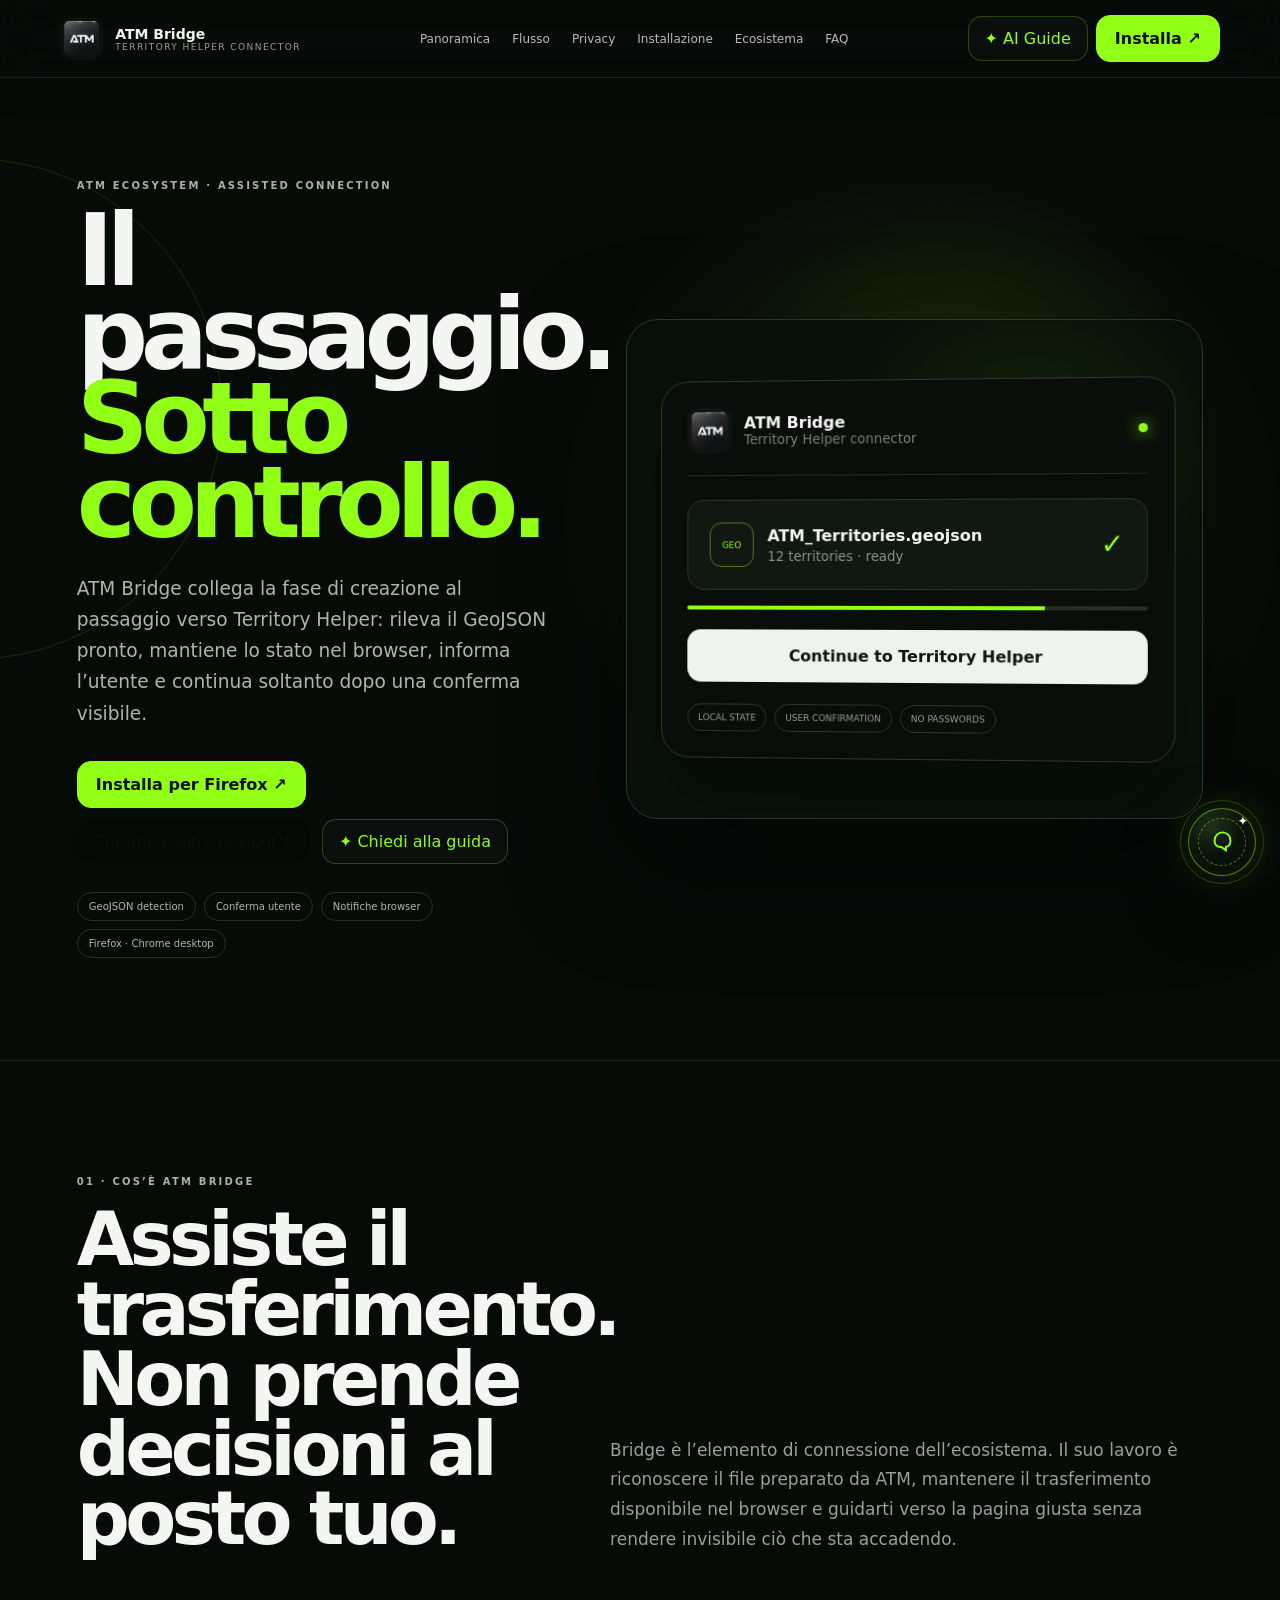
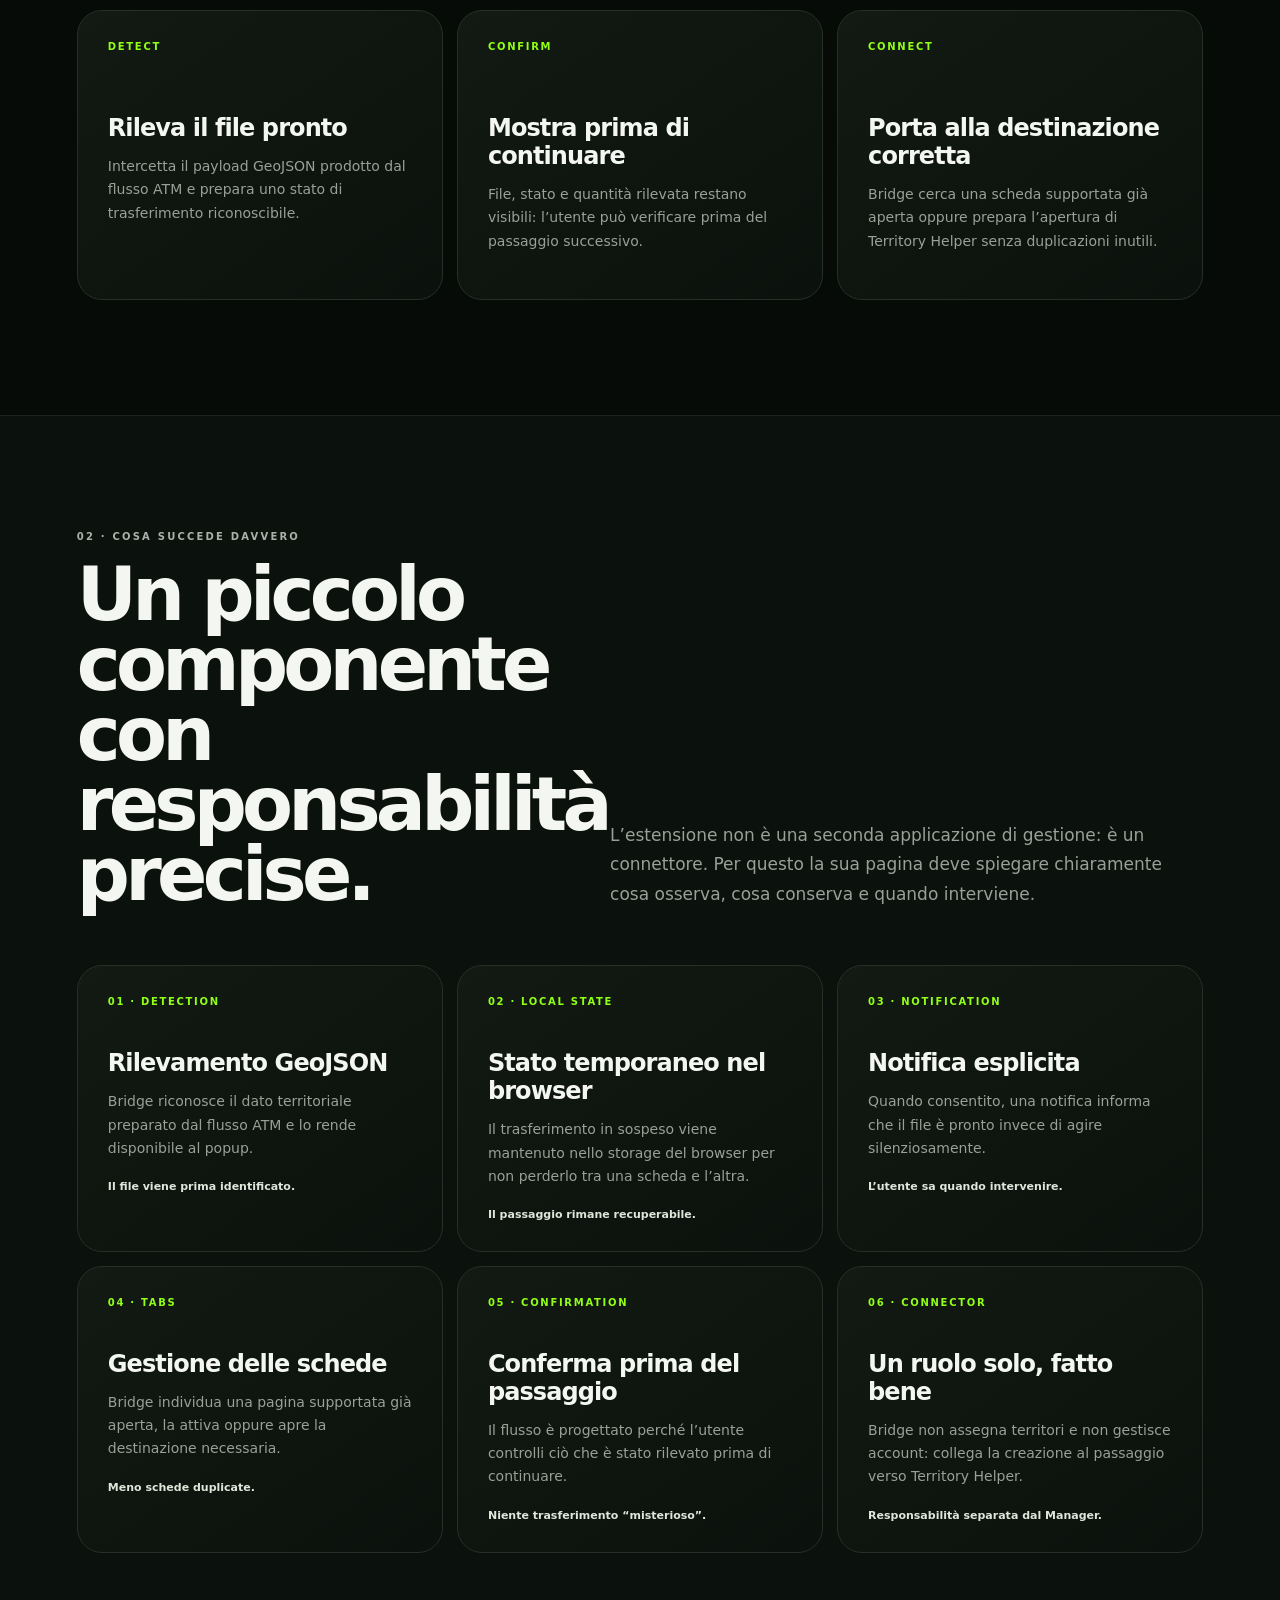
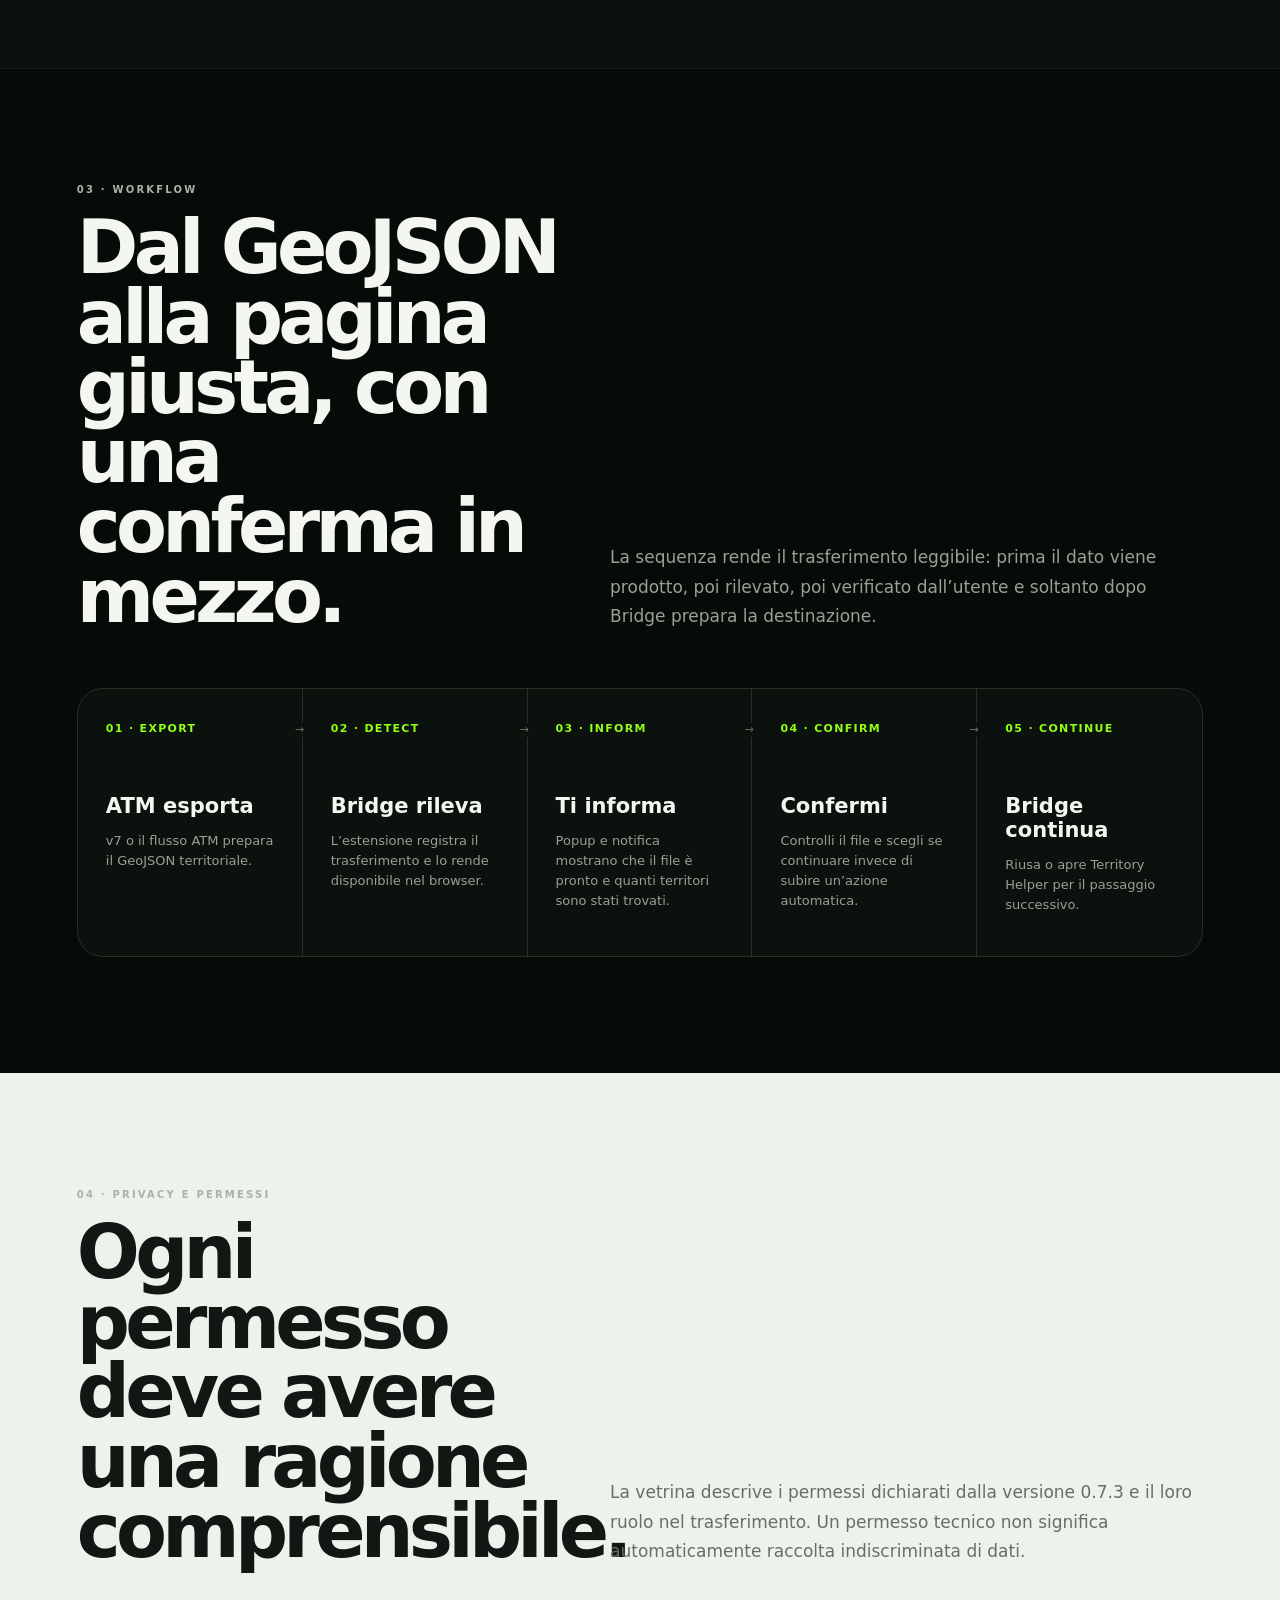
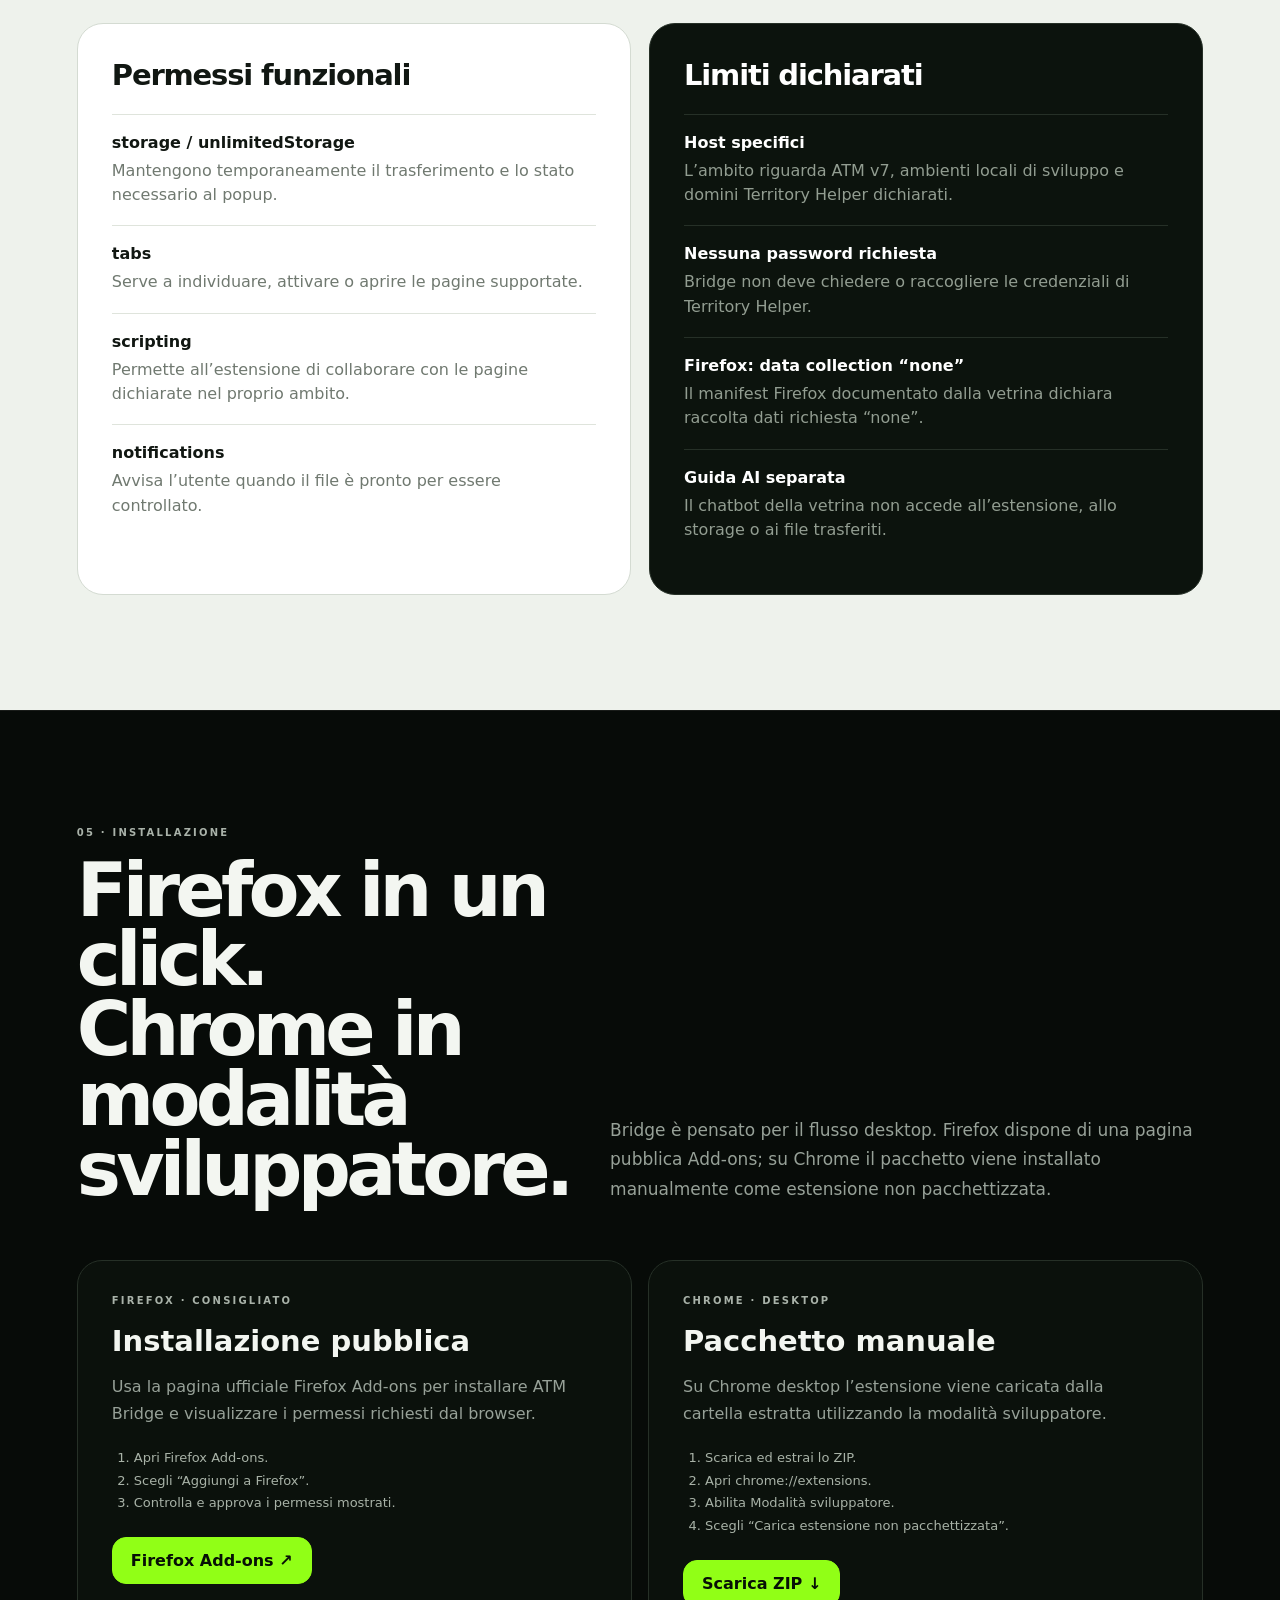
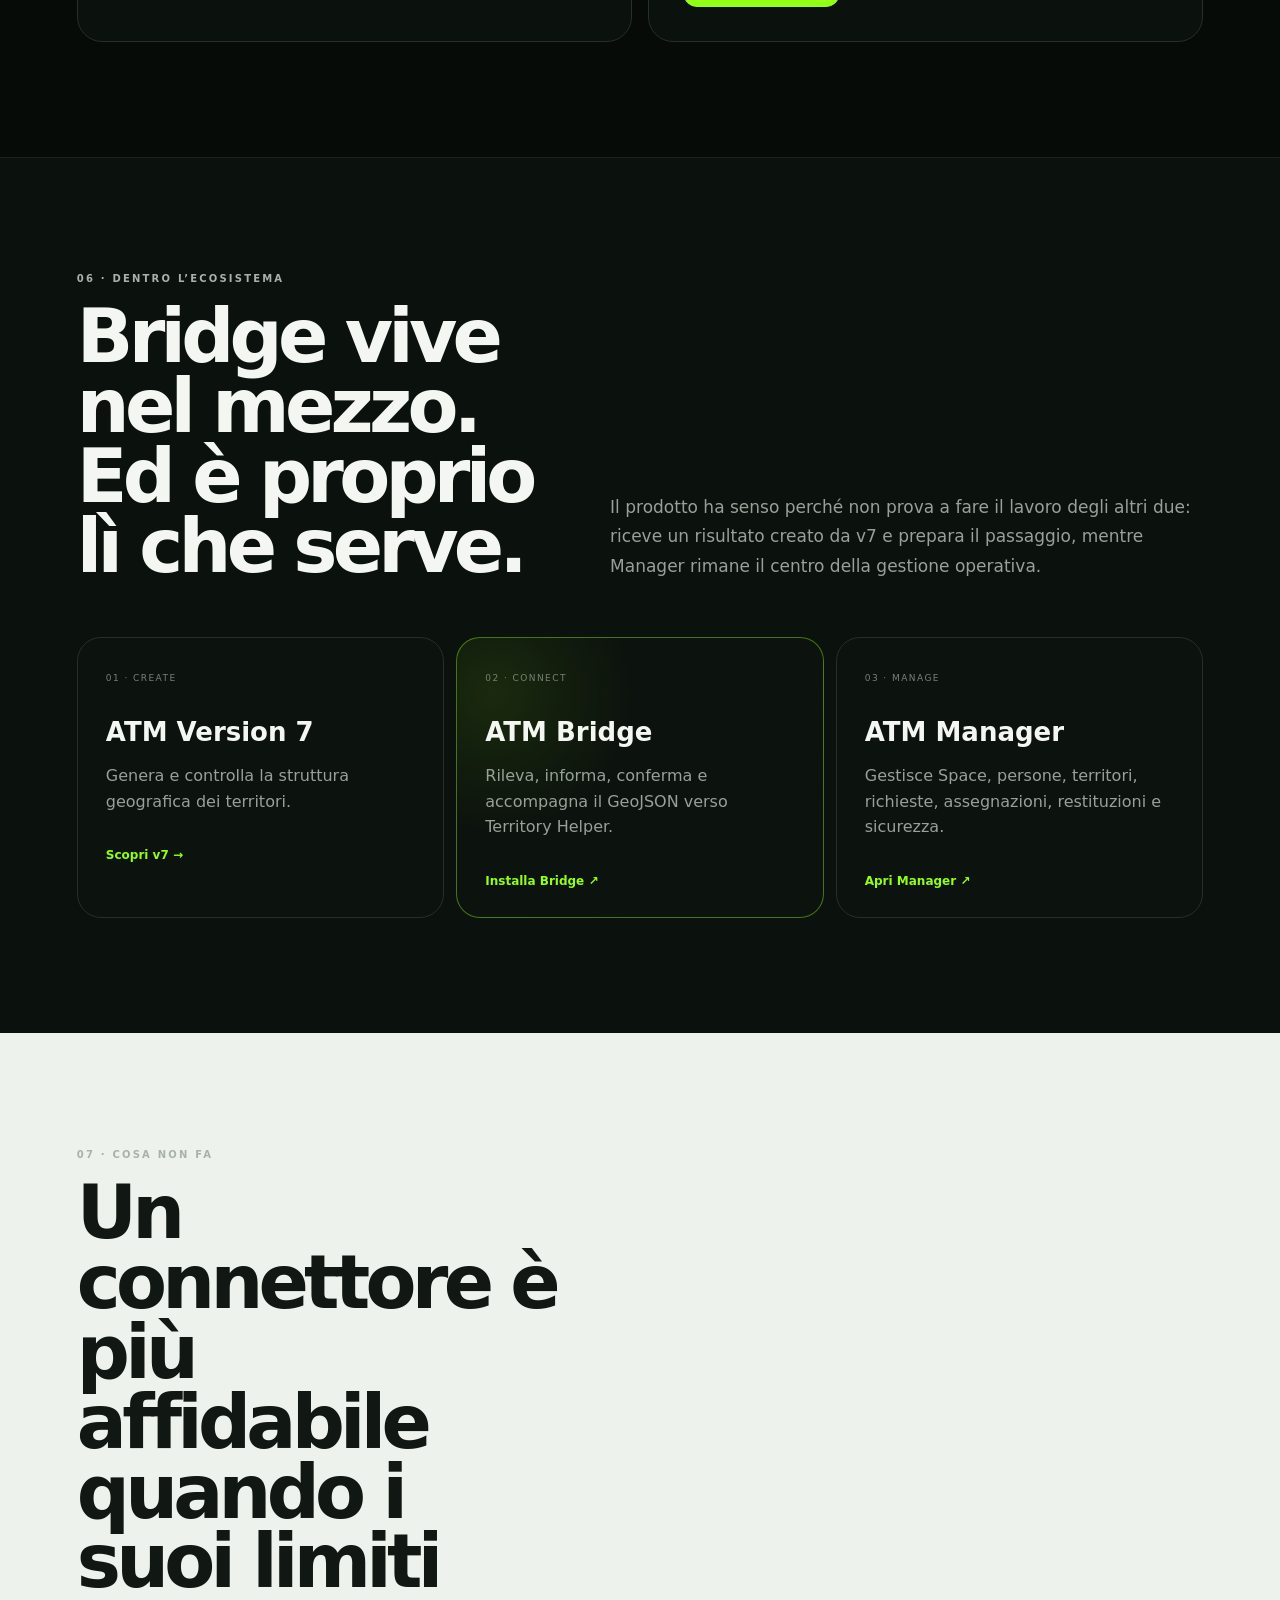
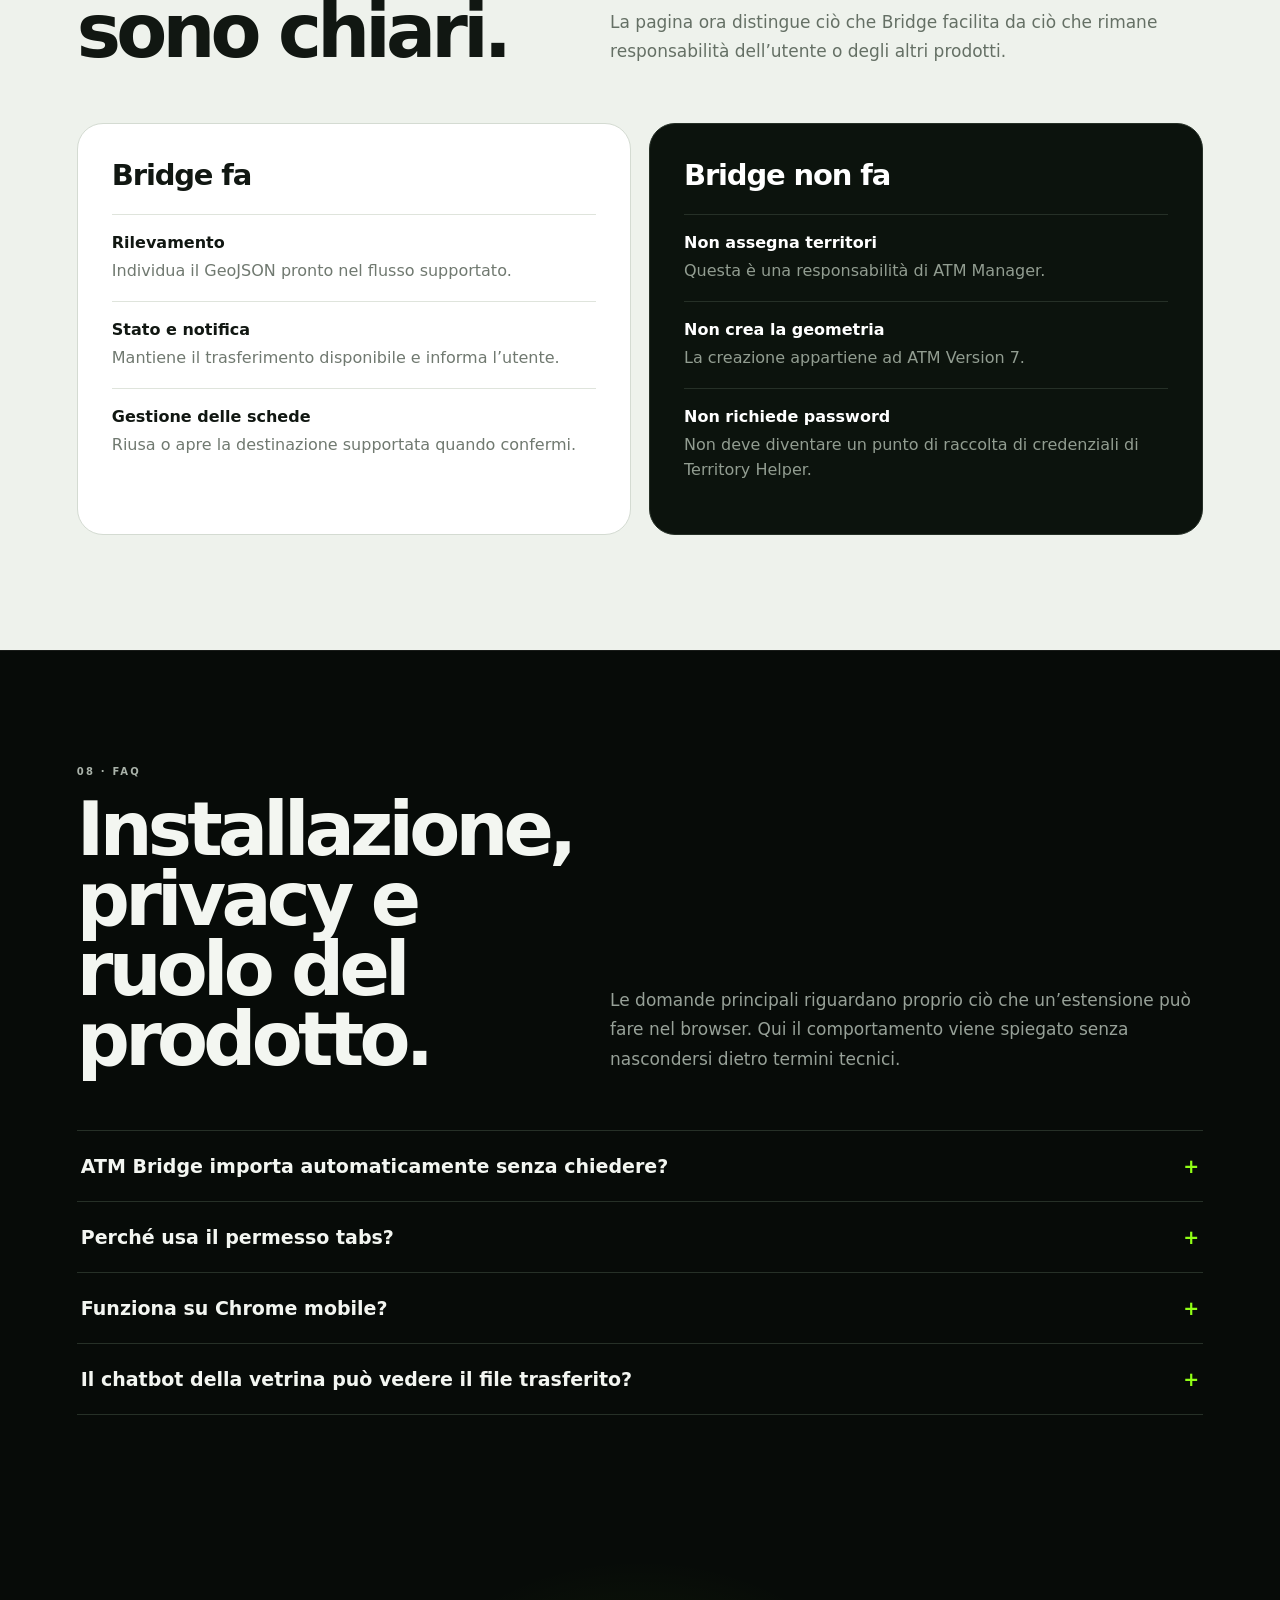
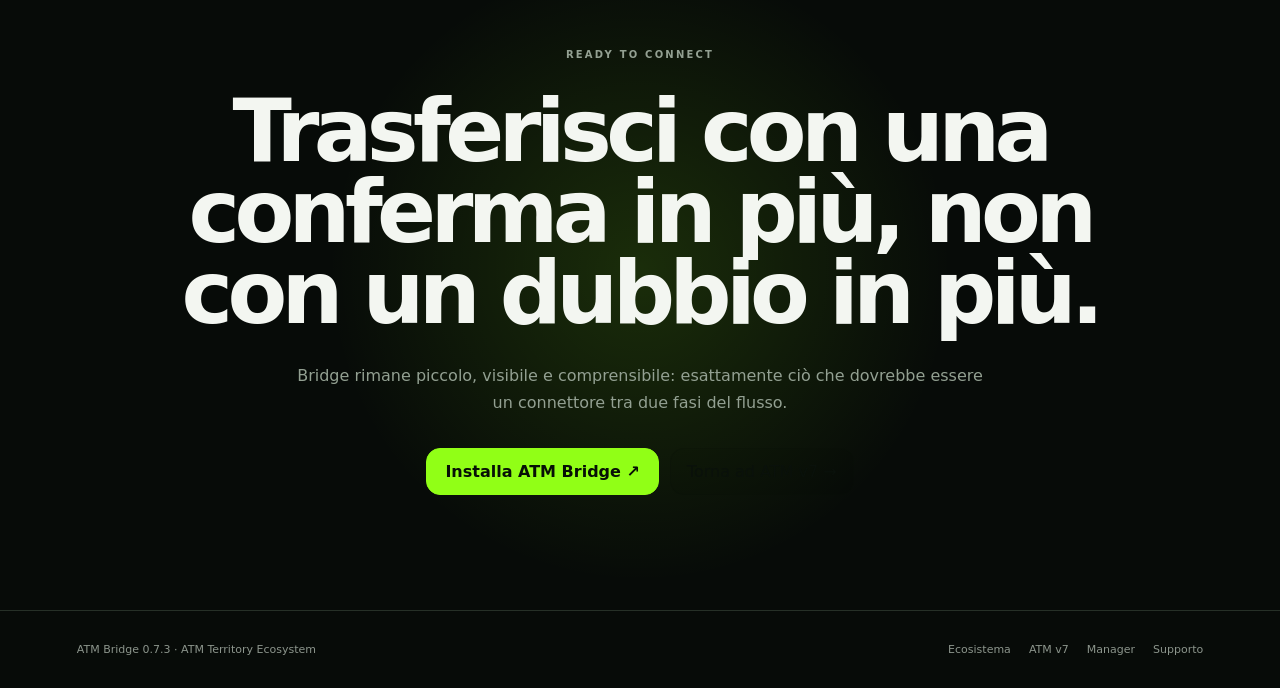
<file: atm-bridge.html>
<!doctype html>
<html lang="it">
<head>
  <meta charset="utf-8">
  <meta name="viewport" content="width=device-width,initial-scale=1">
  <meta name="theme-color" content="#070b08">
  <meta name="description" content="ATM Bridge: estensione browser per accompagnare il trasferimento del GeoJSON generato da ATM verso Territory Helper con conferma esplicita.">
  <title>ATM Bridge — Assisted Transfer</title>
  <link rel="icon" href="atm-bridge-logo.png">
  <link rel="stylesheet" href="product-pages.css">
  <link rel="stylesheet" href="assistant.css">
</head>
<body class="product-page" data-product="bridge">
<header class="product-nav">
  <a class="product-brand" href="index.html"><img src="atm-bridge-logo.png" alt=""><span><b>ATM Bridge</b><small>Territory Helper connector</small></span></a>
  <nav class="product-nav-links" aria-label="ATM Bridge"><a href="#overview">Panoramica</a><a href="#workflow">Flusso</a><a href="#privacy">Privacy</a><a href="#install">Installazione</a><a href="#integration">Ecosistema</a><a href="#faq">FAQ</a></nav>
  <div class="product-nav-actions"><button class="nav-ai" type="button" data-open-atm-guide>✦ AI Guide</button><a class="nav-cta" href="https://addons.mozilla.org/it/firefox/addon/atm-bridge/" target="_blank" rel="noopener">Installa ↗</a></div>
</header>
<main>
  <section class="product-hero">
    <div class="hero-copy">
      <p class="hero-kicker">ATM ECOSYSTEM · ASSISTED CONNECTION</p>
      <h1>Il passaggio.<br><em>Sotto controllo.</em></h1>
      <p class="hero-lead">ATM Bridge collega la fase di creazione al passaggio verso Territory Helper: rileva il GeoJSON pronto, mantiene lo stato nel browser, informa l’utente e continua soltanto dopo una conferma visibile.</p>
      <div class="hero-actions"><a class="hero-cta" href="https://addons.mozilla.org/it/firefox/addon/atm-bridge/" target="_blank" rel="noopener">Installa per Firefox ↗</a><a class="nav-ghost" href="#install">Chrome e altre opzioni ↓</a><button class="nav-ai" type="button" data-open-atm-guide>✦ Chiedi alla guida</button></div>
      <div class="hero-proof"><span>GeoJSON detection</span><span>Conferma utente</span><span>Notifiche browser</span><span>Firefox · Chrome desktop</span></div>
    </div>
    <div class="bridge-hero-visual">
      <div class="extension-window">
        <div class="extension-head"><img src="atm-bridge-logo.png" alt=""><span><b>ATM Bridge</b><small>Territory Helper connector</small></span><i class="extension-light"></i></div>
        <div class="extension-file"><i>GEO</i><span><b>ATM_Territories.geojson</b><small>12 territories · ready</small></span><strong>✓</strong></div>
        <div class="extension-progress"><i></i></div>
        <span class="extension-button">Continue to Territory Helper</span>
        <div class="bridge-badges"><span>LOCAL STATE</span><span>USER CONFIRMATION</span><span>NO PASSWORDS</span></div>
      </div>
    </div>
  </section>

  <section class="product-section" id="overview">
    <div class="section-head"><div><p class="section-kicker">01 · COS’È ATM BRIDGE</p><h2>Assiste il trasferimento. Non prende decisioni al posto tuo.</h2></div><p>Bridge è l’elemento di connessione dell’ecosistema. Il suo lavoro è riconoscere il file preparato da ATM, mantenere il trasferimento disponibile nel browser e guidarti verso la pagina giusta senza rendere invisibile ciò che sta accadendo.</p></div>
    <div class="feature-grid">
      <article class="feature-card"><b>DETECT</b><h3>Rileva il file pronto</h3><p>Intercetta il payload GeoJSON prodotto dal flusso ATM e prepara uno stato di trasferimento riconoscibile.</p></article>
      <article class="feature-card"><b>CONFIRM</b><h3>Mostra prima di continuare</h3><p>File, stato e quantità rilevata restano visibili: l’utente può verificare prima del passaggio successivo.</p></article>
      <article class="feature-card"><b>CONNECT</b><h3>Porta alla destinazione corretta</h3><p>Bridge cerca una scheda supportata già aperta oppure prepara l’apertura di Territory Helper senza duplicazioni inutili.</p></article>
    </div>
  </section>

  <section class="product-section soft" id="capabilities">
    <div class="section-head"><div><p class="section-kicker">02 · COSA SUCCEDE DAVVERO</p><h2>Un piccolo componente con responsabilità precise.</h2></div><p>L’estensione non è una seconda applicazione di gestione: è un connettore. Per questo la sua pagina deve spiegare chiaramente cosa osserva, cosa conserva e quando interviene.</p></div>
    <div class="capability-grid">
      <article class="capability-card"><b>01 · DETECTION</b><h3>Rilevamento GeoJSON</h3><p>Bridge riconosce il dato territoriale preparato dal flusso ATM e lo rende disponibile al popup.</p><strong>Il file viene prima identificato.</strong></article>
      <article class="capability-card"><b>02 · LOCAL STATE</b><h3>Stato temporaneo nel browser</h3><p>Il trasferimento in sospeso viene mantenuto nello storage del browser per non perderlo tra una scheda e l’altra.</p><strong>Il passaggio rimane recuperabile.</strong></article>
      <article class="capability-card"><b>03 · NOTIFICATION</b><h3>Notifica esplicita</h3><p>Quando consentito, una notifica informa che il file è pronto invece di agire silenziosamente.</p><strong>L’utente sa quando intervenire.</strong></article>
      <article class="capability-card"><b>04 · TABS</b><h3>Gestione delle schede</h3><p>Bridge individua una pagina supportata già aperta, la attiva oppure apre la destinazione necessaria.</p><strong>Meno schede duplicate.</strong></article>
      <article class="capability-card"><b>05 · CONFIRMATION</b><h3>Conferma prima del passaggio</h3><p>Il flusso è progettato perché l’utente controlli ciò che è stato rilevato prima di continuare.</p><strong>Niente trasferimento “misterioso”.</strong></article>
      <article class="capability-card"><b>06 · CONNECTOR</b><h3>Un ruolo solo, fatto bene</h3><p>Bridge non assegna territori e non gestisce account: collega la creazione al passaggio verso Territory Helper.</p><strong>Responsabilità separata dal Manager.</strong></article>
    </div>
  </section>

  <section class="product-section" id="workflow">
    <div class="section-head"><div><p class="section-kicker">03 · WORKFLOW</p><h2>Dal GeoJSON alla pagina giusta, con una conferma in mezzo.</h2></div><p>La sequenza rende il trasferimento leggibile: prima il dato viene prodotto, poi rilevato, poi verificato dall’utente e soltanto dopo Bridge prepara la destinazione.</p></div>
    <div class="workflow">
      <article><strong>01 · EXPORT</strong><h3>ATM esporta</h3><p>v7 o il flusso ATM prepara il GeoJSON territoriale.</p></article>
      <article><strong>02 · DETECT</strong><h3>Bridge rileva</h3><p>L’estensione registra il trasferimento e lo rende disponibile nel browser.</p></article>
      <article><strong>03 · INFORM</strong><h3>Ti informa</h3><p>Popup e notifica mostrano che il file è pronto e quanti territori sono stati trovati.</p></article>
      <article><strong>04 · CONFIRM</strong><h3>Confermi</h3><p>Controlli il file e scegli se continuare invece di subire un’azione automatica.</p></article>
      <article><strong>05 · CONTINUE</strong><h3>Bridge continua</h3><p>Riusa o apre Territory Helper per il passaggio successivo.</p></article>
    </div>
  </section>

  <section class="product-section light" id="privacy">
    <div class="section-head"><div><p class="section-kicker">04 · PRIVACY E PERMESSI</p><h2>Ogni permesso deve avere una ragione comprensibile.</h2></div><p>La vetrina descrive i permessi dichiarati dalla versione 0.7.3 e il loro ruolo nel trasferimento. Un permesso tecnico non significa automaticamente raccolta indiscriminata di dati.</p></div>
    <div class="truth-grid">
      <article class="truth-panel"><h3>Permessi funzionali</h3><div class="truth-list"><div><b>storage / unlimitedStorage</b><span>Mantengono temporaneamente il trasferimento e lo stato necessario al popup.</span></div><div><b>tabs</b><span>Serve a individuare, attivare o aprire le pagine supportate.</span></div><div><b>scripting</b><span>Permette all’estensione di collaborare con le pagine dichiarate nel proprio ambito.</span></div><div><b>notifications</b><span>Avvisa l’utente quando il file è pronto per essere controllato.</span></div></div></article>
      <article class="truth-panel dark"><h3>Limiti dichiarati</h3><div class="truth-list"><div><b>Host specifici</b><span>L’ambito riguarda ATM v7, ambienti locali di sviluppo e domini Territory Helper dichiarati.</span></div><div><b>Nessuna password richiesta</b><span>Bridge non deve chiedere o raccogliere le credenziali di Territory Helper.</span></div><div><b>Firefox: data collection “none”</b><span>Il manifest Firefox documentato dalla vetrina dichiara raccolta dati richiesta “none”.</span></div><div><b>Guida AI separata</b><span>Il chatbot della vetrina non accede all’estensione, allo storage o ai file trasferiti.</span></div></div></article>
    </div>
  </section>

  <section class="product-section" id="install">
    <div class="section-head"><div><p class="section-kicker">05 · INSTALLAZIONE</p><h2>Firefox in un click. Chrome in modalità sviluppatore.</h2></div><p>Bridge è pensato per il flusso desktop. Firefox dispone di una pagina pubblica Add-ons; su Chrome il pacchetto viene installato manualmente come estensione non pacchettizzata.</p></div>
    <div class="install-grid">
      <article class="install-card"><p class="section-kicker">FIREFOX · CONSIGLIATO</p><h3>Installazione pubblica</h3><p>Usa la pagina ufficiale Firefox Add-ons per installare ATM Bridge e visualizzare i permessi richiesti dal browser.</p><ol><li>Apri Firefox Add-ons.</li><li>Scegli “Aggiungi a Firefox”.</li><li>Controlla e approva i permessi mostrati.</li></ol><a class="hero-cta" href="https://addons.mozilla.org/it/firefox/addon/atm-bridge/" target="_blank" rel="noopener">Firefox Add-ons ↗</a></article>
      <article class="install-card"><p class="section-kicker">CHROME · DESKTOP</p><h3>Pacchetto manuale</h3><p>Su Chrome desktop l’estensione viene caricata dalla cartella estratta utilizzando la modalità sviluppatore.</p><ol><li>Scarica ed estrai lo ZIP.</li><li>Apri chrome://extensions.</li><li>Abilita Modalità sviluppatore.</li><li>Scegli “Carica estensione non pacchettizzata”.</li></ol><a class="hero-cta" href="https://raw.githubusercontent.com/stefano-dotcom/ATM-Territory-Maker/main/downloads/atm-bridge-v0.7.3.zip">Scarica ZIP ↓</a></article>
    </div>
  </section>

  <section class="product-section soft" id="integration">
    <div class="section-head"><div><p class="section-kicker">06 · DENTRO L’ECOSISTEMA</p><h2>Bridge vive nel mezzo. Ed è proprio lì che serve.</h2></div><p>Il prodotto ha senso perché non prova a fare il lavoro degli altri due: riceve un risultato creato da v7 e prepara il passaggio, mentre Manager rimane il centro della gestione operativa.</p></div>
    <div class="ecosystem-chain">
      <article class="chain-card"><small>01 · CREATE</small><h3>ATM Version 7</h3><p>Genera e controlla la struttura geografica dei territori.</p><a href="atm-v7.html">Scopri v7 →</a></article>
      <article class="chain-card active"><small>02 · CONNECT</small><h3>ATM Bridge</h3><p>Rileva, informa, conferma e accompagna il GeoJSON verso Territory Helper.</p><a href="https://addons.mozilla.org/it/firefox/addon/atm-bridge/" target="_blank" rel="noopener">Installa Bridge ↗</a></article>
      <article class="chain-card"><small>03 · MANAGE</small><h3>ATM Manager</h3><p>Gestisce Space, persone, territori, richieste, assegnazioni, restituzioni e sicurezza.</p><a href="https://atm-manager.netlify.app/" target="_blank" rel="noopener">Apri Manager ↗</a></article>
    </div>
  </section>

  <section class="product-section light" id="limits">
    <div class="section-head"><div><p class="section-kicker">07 · COSA NON FA</p><h2>Un connettore è più affidabile quando i suoi limiti sono chiari.</h2></div><p>La pagina ora distingue ciò che Bridge facilita da ciò che rimane responsabilità dell’utente o degli altri prodotti.</p></div>
    <div class="limit-grid">
      <article class="limit-panel"><h3>Bridge fa</h3><div class="truth-list"><div><b>Rilevamento</b><span>Individua il GeoJSON pronto nel flusso supportato.</span></div><div><b>Stato e notifica</b><span>Mantiene il trasferimento disponibile e informa l’utente.</span></div><div><b>Gestione delle schede</b><span>Riusa o apre la destinazione supportata quando confermi.</span></div></div></article>
      <article class="limit-panel dark"><h3>Bridge non fa</h3><div class="truth-list"><div><b>Non assegna territori</b><span>Questa è una responsabilità di ATM Manager.</span></div><div><b>Non crea la geometria</b><span>La creazione appartiene ad ATM Version 7.</span></div><div><b>Non richiede password</b><span>Non deve diventare un punto di raccolta di credenziali di Territory Helper.</span></div></div></article>
    </div>
  </section>

  <section class="product-section" id="faq">
    <div class="section-head"><div><p class="section-kicker">08 · FAQ</p><h2>Installazione, privacy e ruolo del prodotto.</h2></div><p>Le domande principali riguardano proprio ciò che un’estensione può fare nel browser. Qui il comportamento viene spiegato senza nascondersi dietro termini tecnici.</p></div>
    <div class="faq-list">
      <details><summary>ATM Bridge importa automaticamente senza chiedere?</summary><p>No. Il flusso documentato mantiene una conferma esplicita prima di continuare verso Territory Helper.</p></details>
      <details><summary>Perché usa il permesso tabs?</summary><p>Serve a cercare una pagina supportata già aperta, attivarla oppure aprire la destinazione corretta quando necessario.</p></details>
      <details><summary>Funziona su Chrome mobile?</summary><p>Il flusso documentato è pensato per browser desktop. L’installazione manuale descritta per Chrome usa chrome://extensions e Modalità sviluppatore.</p></details>
      <details><summary>Il chatbot della vetrina può vedere il file trasferito?</summary><p>No. La guida pubblica usa una knowledge base locale e non accede allo storage dell’estensione, agli account o ai file dell’utente.</p></details>
    </div>
  </section>

  <section class="final-cta"><p class="section-kicker">READY TO CONNECT</p><h2>Trasferisci con una conferma in più, non con un dubbio in più.</h2><p>Bridge rimane piccolo, visibile e comprensibile: esattamente ciò che dovrebbe essere un connettore tra due fasi del flusso.</p><div class="hero-actions" style="justify-content:center"><a class="hero-cta" href="https://addons.mozilla.org/it/firefox/addon/atm-bridge/" target="_blank" rel="noopener">Installa ATM Bridge ↗</a><a class="nav-ghost" href="atm-v7.html">Torna ad ATM v7 →</a></div></section>
</main>
<footer class="product-footer"><span>ATM Bridge 0.7.3 · ATM Territory Ecosystem</span><div><a href="index.html">Ecosistema</a><a href="atm-v7.html">ATM v7</a><a href="https://atm-manager.netlify.app/" target="_blank" rel="noopener">Manager</a><a href="mailto:atmsupportcentre@gmail.com">Supporto</a></div></footer>
<script src="assistant.js"></script>
</body>
</html>
</file>
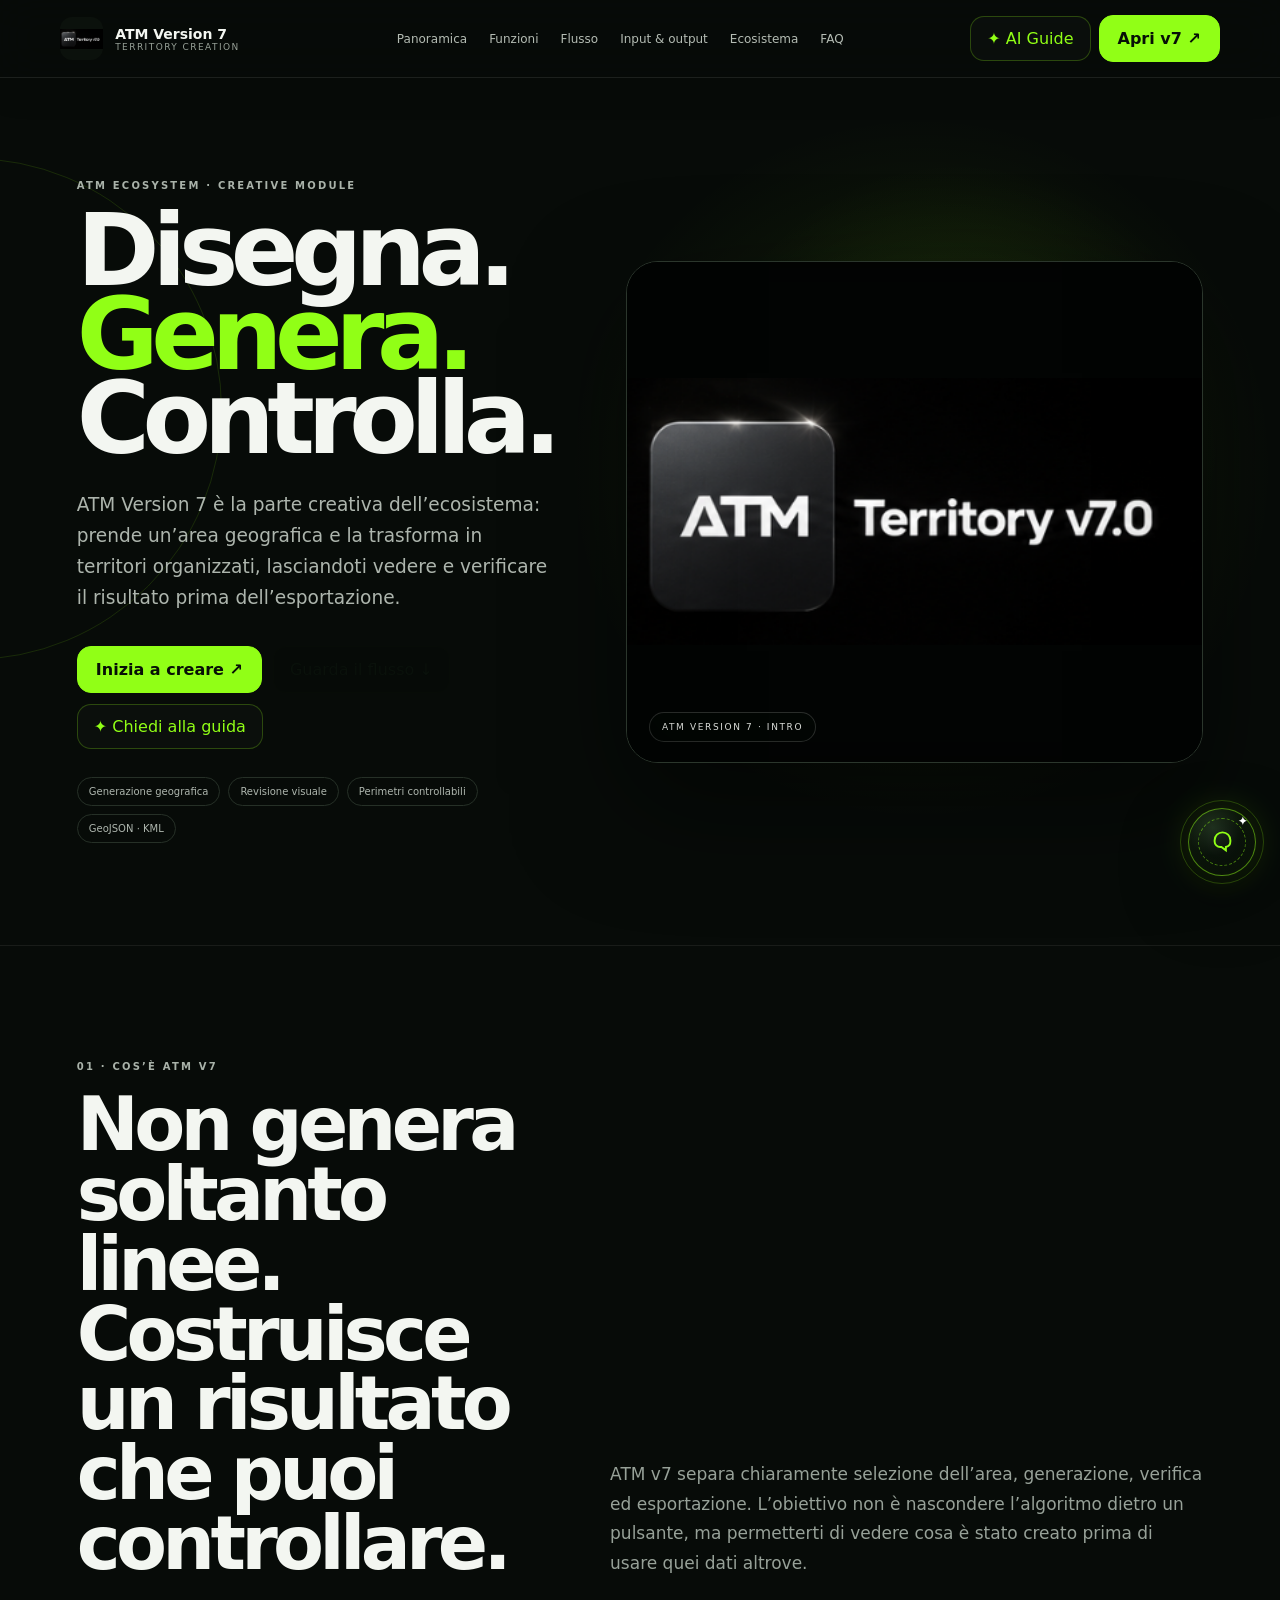
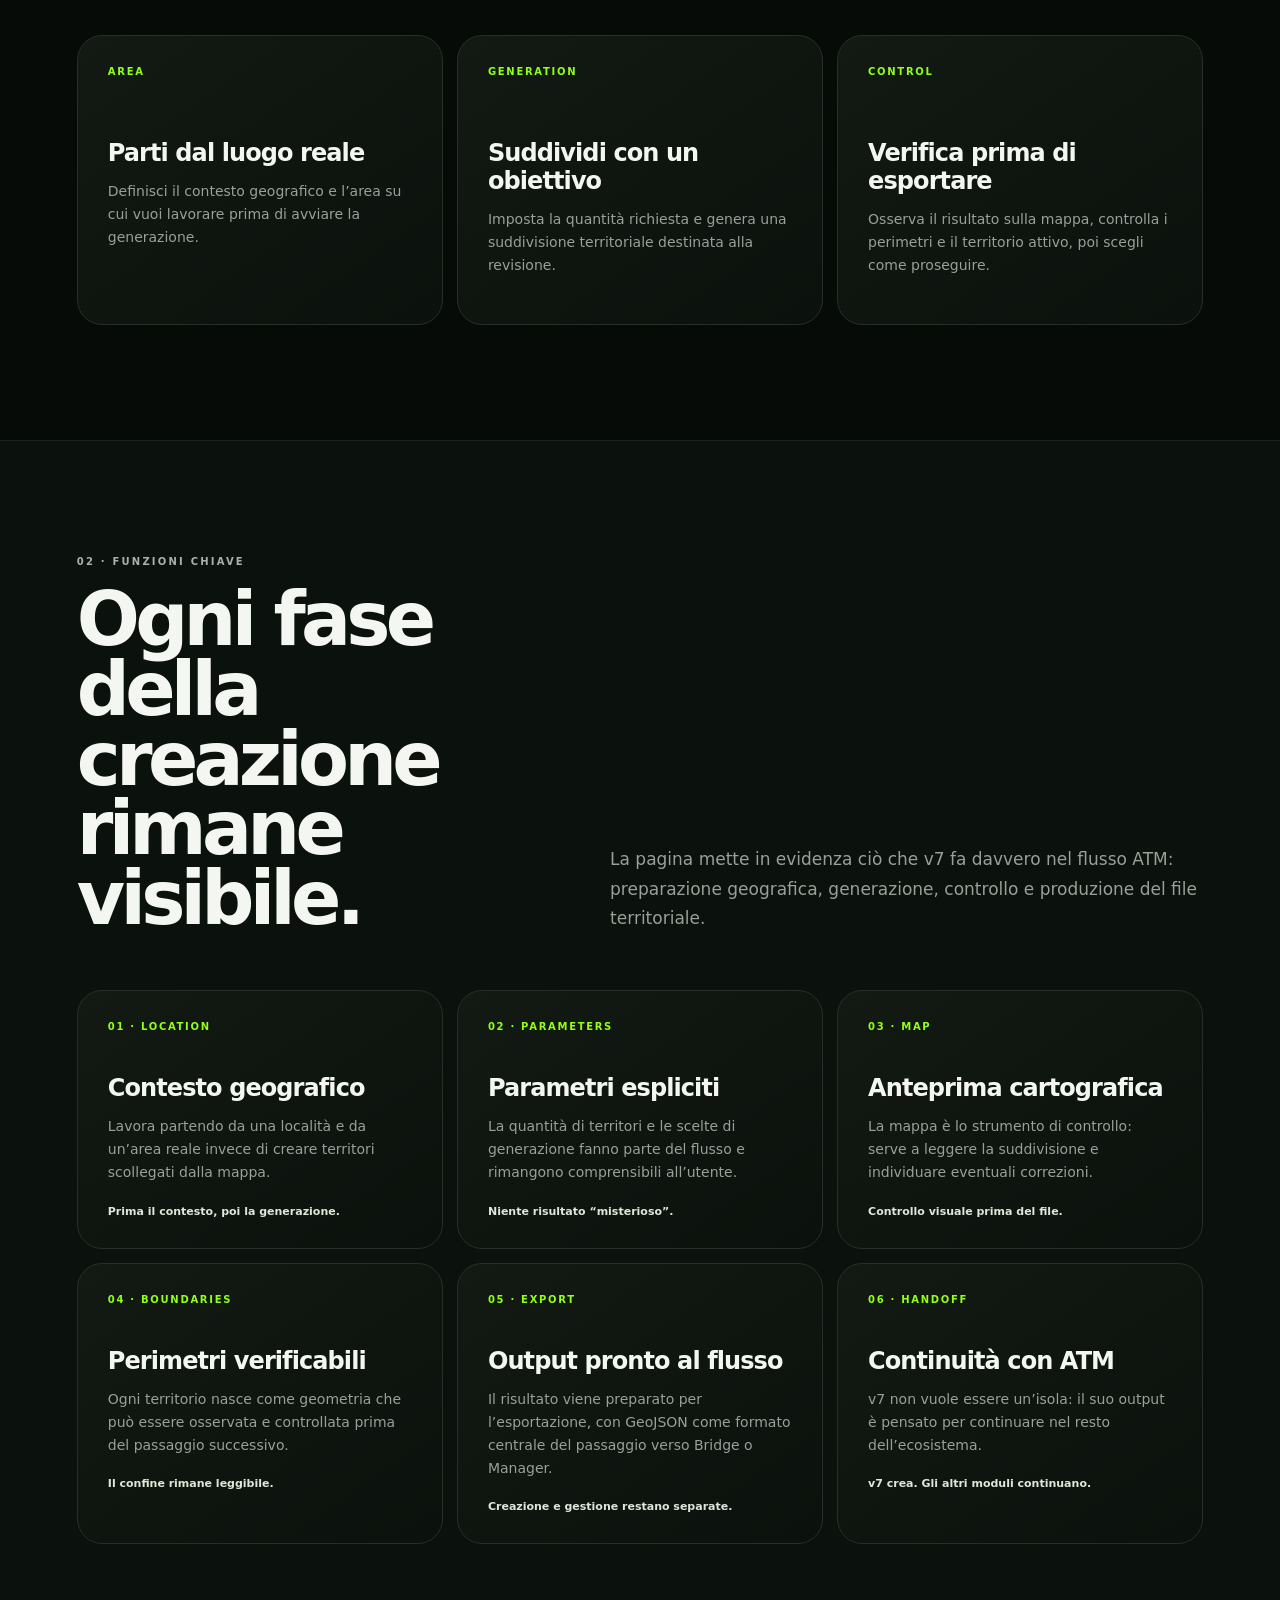
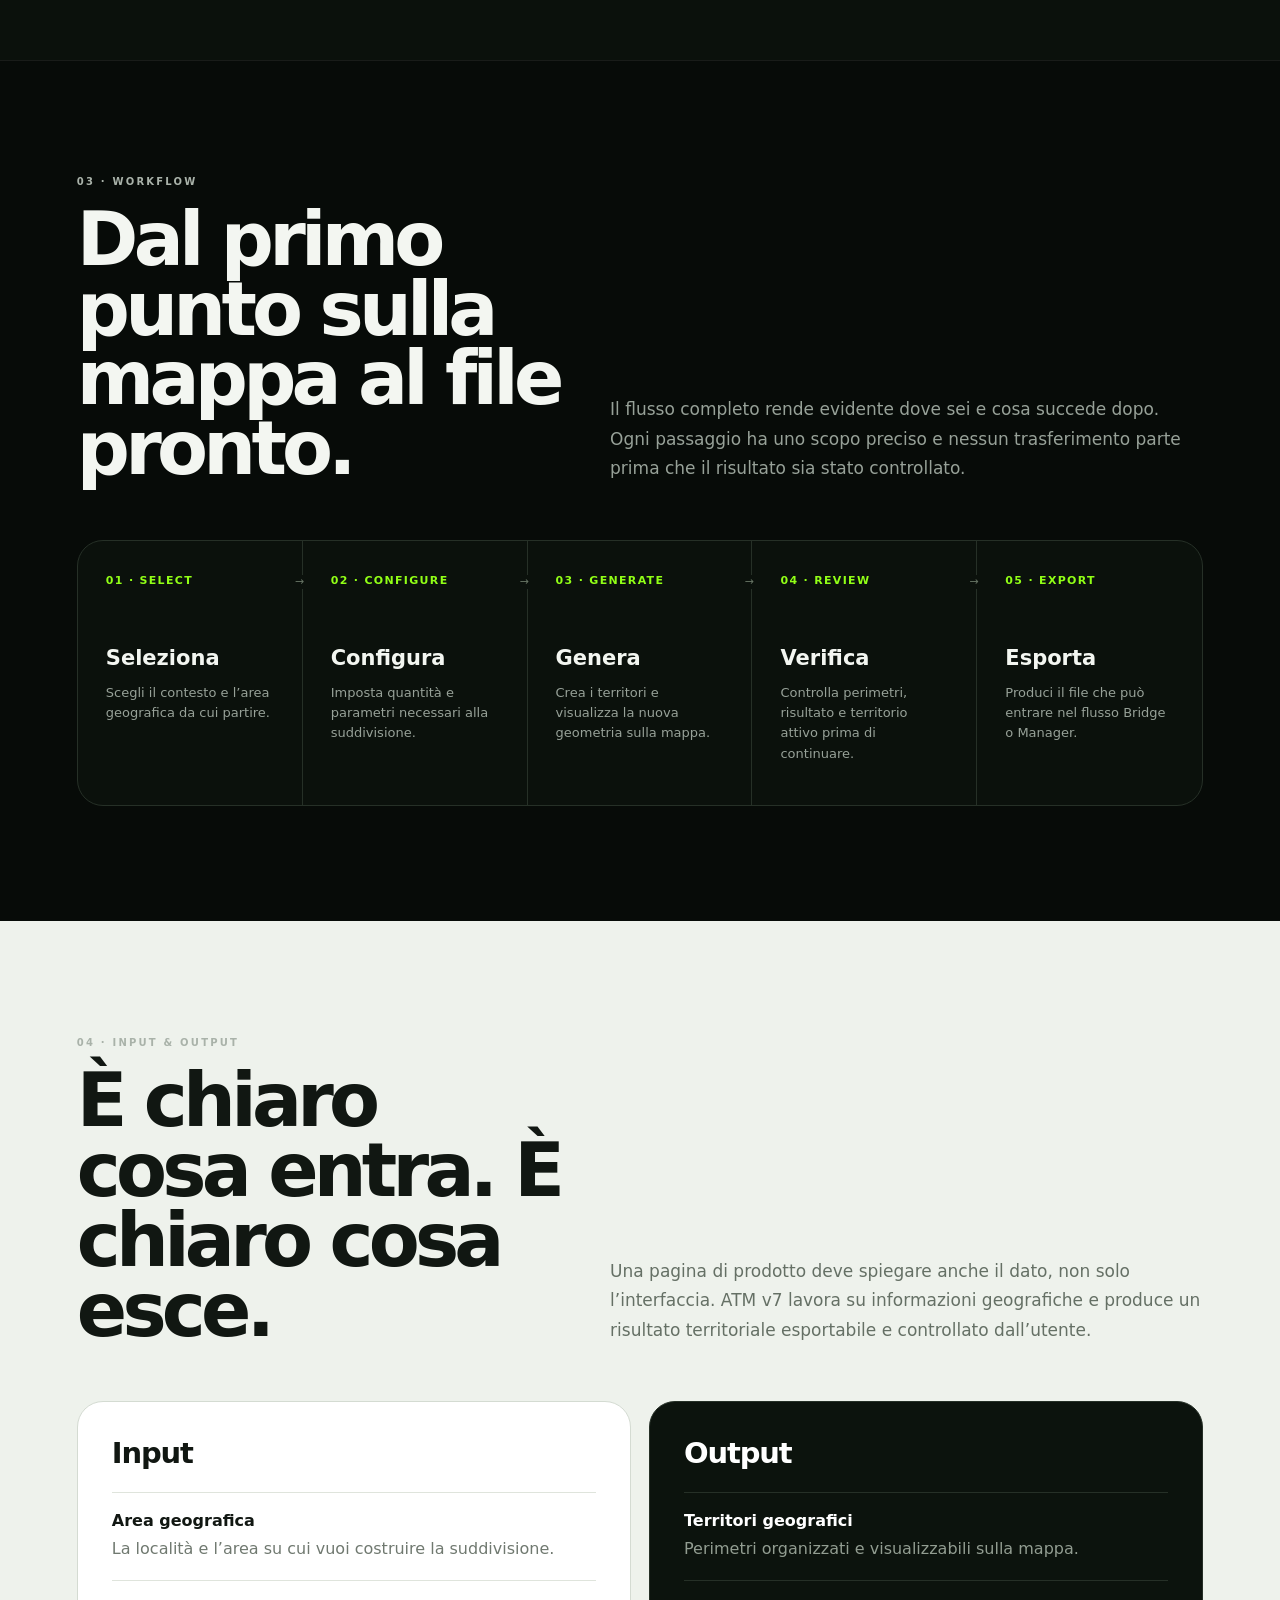
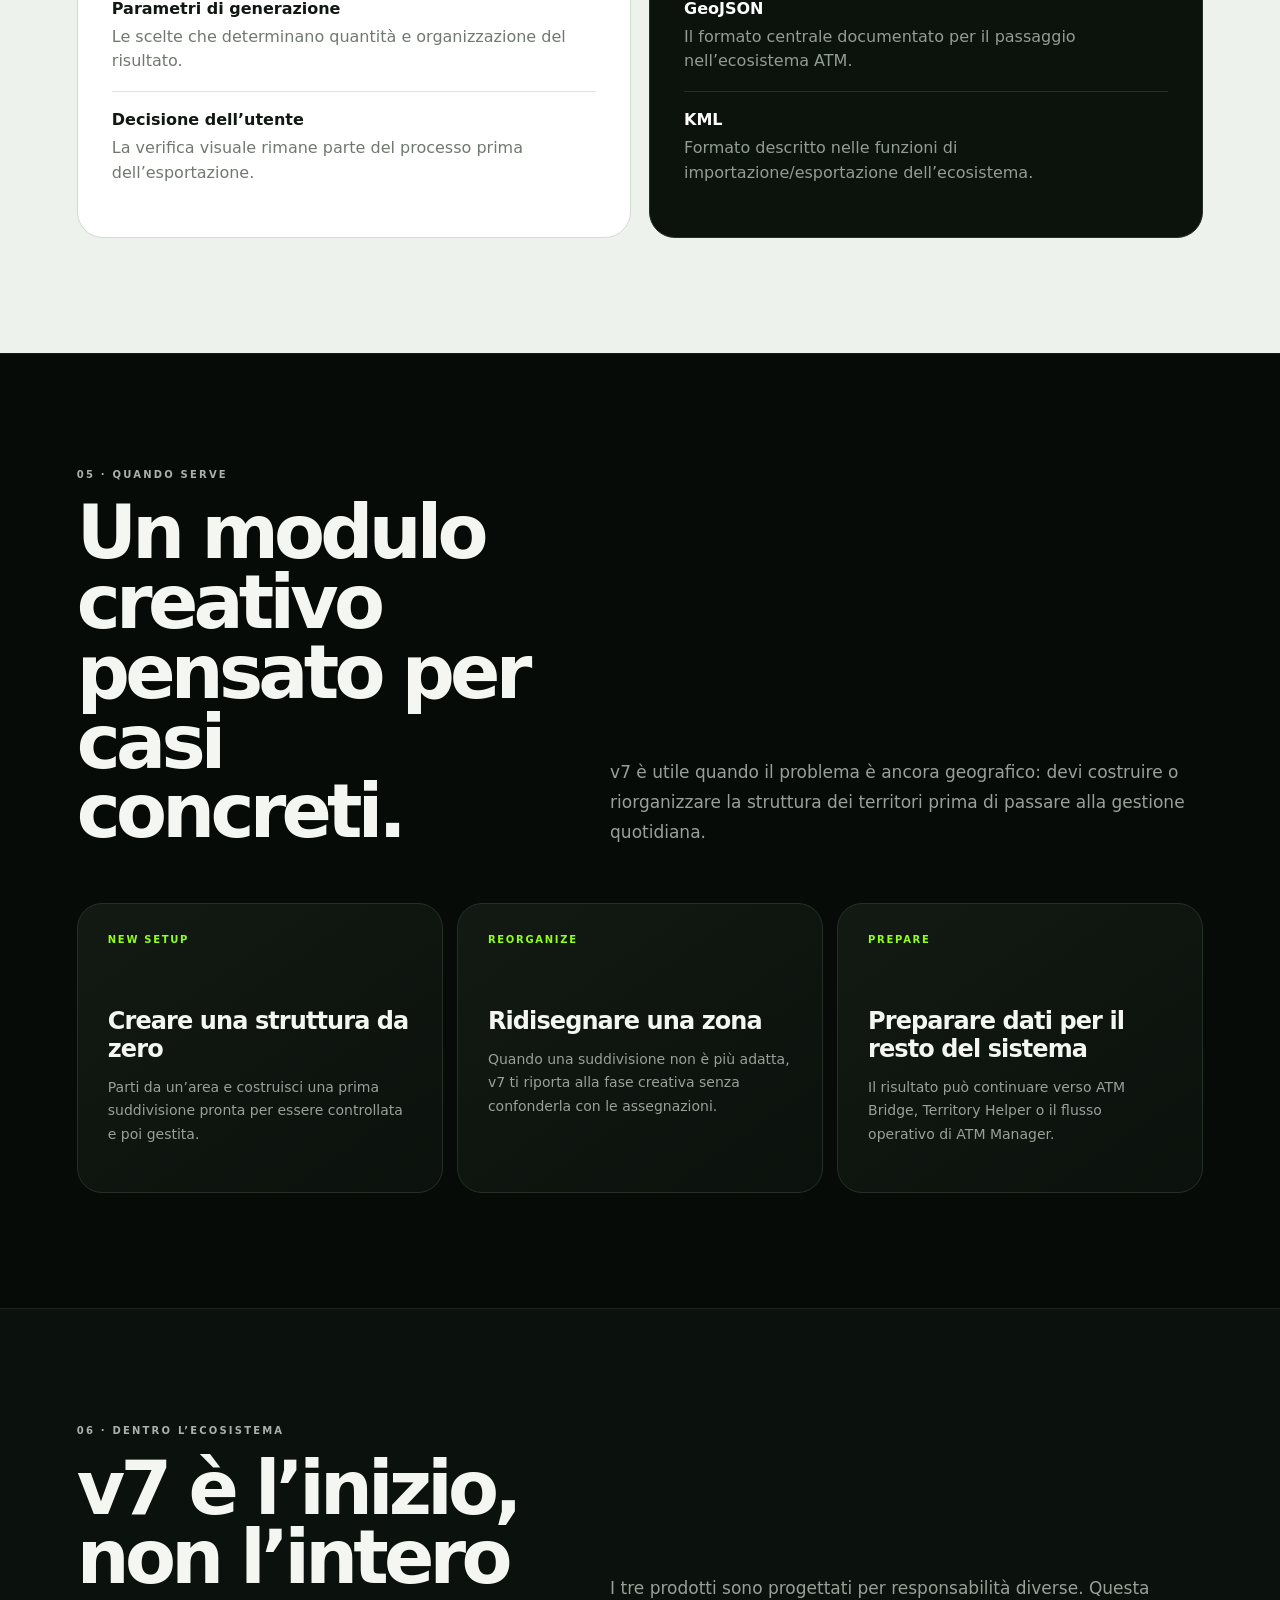
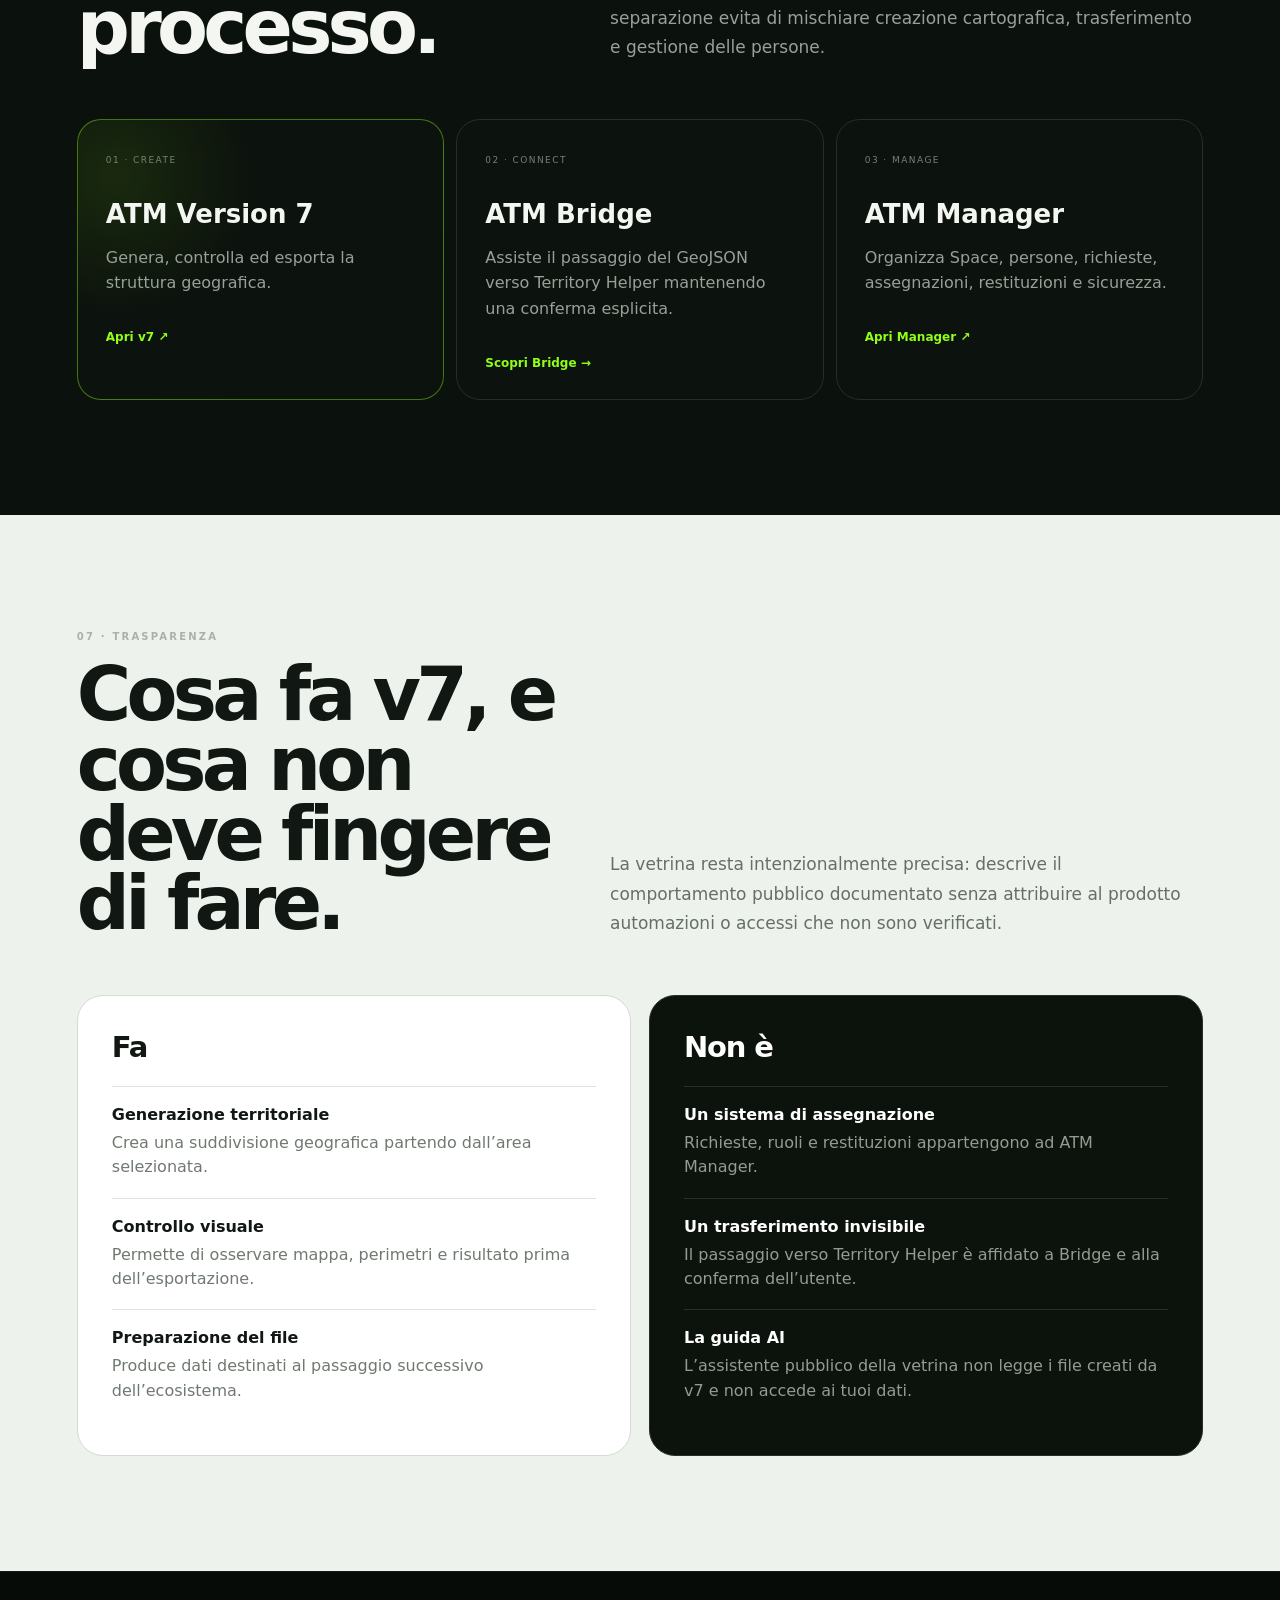
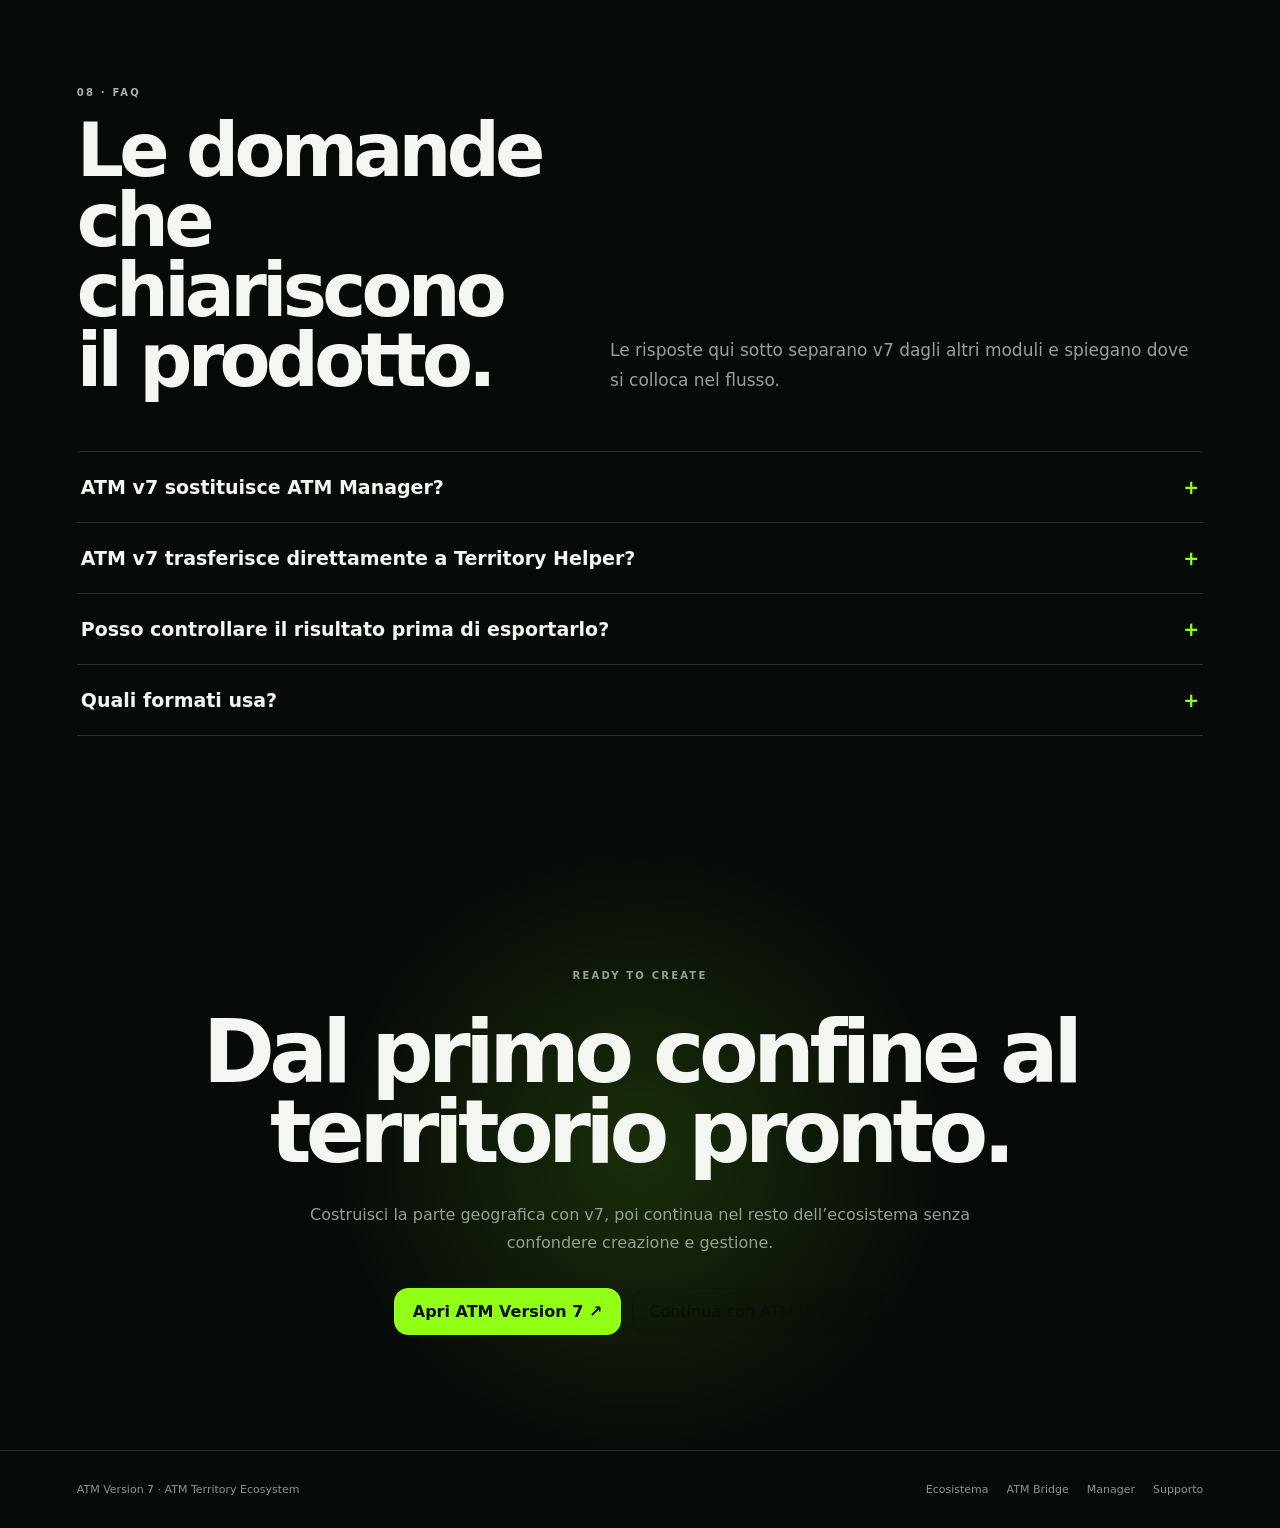
<file: atm-v7.html>
<!doctype html>
<html lang="it">
<head>
  <meta charset="utf-8">
  <meta name="viewport" content="width=device-width,initial-scale=1">
  <meta name="theme-color" content="#070b08">
  <meta name="description" content="ATM Version 7: crea, suddivide, controlla ed esporta territori geografici con un flusso visuale e verificabile.">
  <title>ATM Version 7 — Territory Creation</title>
  <link rel="icon" href="assets/atm-v7-logo.png">
  <link rel="stylesheet" href="product-pages.css">
  <link rel="stylesheet" href="assistant.css">
</head>
<body class="product-page" data-product="v7">
<header class="product-nav">
  <a class="product-brand" href="index.html"><img src="assets/atm-v7-logo.png" alt=""><span><b>ATM Version 7</b><small>Territory creation</small></span></a>
  <nav class="product-nav-links" aria-label="ATM v7"><a href="#overview">Panoramica</a><a href="#capabilities">Funzioni</a><a href="#workflow">Flusso</a><a href="#data">Input & output</a><a href="#integration">Ecosistema</a><a href="#faq">FAQ</a></nav>
  <div class="product-nav-actions"><button class="nav-ai" type="button" data-open-atm-guide>✦ AI Guide</button><a class="nav-cta" href="https://atm-v7.netlify.app/" target="_blank" rel="noopener">Apri v7 ↗</a></div>
</header>
<main>
  <section class="product-hero">
    <div class="hero-copy">
      <p class="hero-kicker">ATM ECOSYSTEM · CREATIVE MODULE</p>
      <h1>Disegna.<br><em>Genera.</em><br>Controlla.</h1>
      <p class="hero-lead">ATM Version 7 è la parte creativa dell’ecosistema: prende un’area geografica e la trasforma in territori organizzati, lasciandoti vedere e verificare il risultato prima dell’esportazione.</p>
      <div class="hero-actions"><a class="hero-cta" href="https://atm-v7.netlify.app/" target="_blank" rel="noopener">Inizia a creare ↗</a><a class="nav-ghost" href="#workflow">Guarda il flusso ↓</a><button class="nav-ai" type="button" data-open-atm-guide>✦ Chiedi alla guida</button></div>
      <div class="hero-proof"><span>Generazione geografica</span><span>Revisione visuale</span><span>Perimetri controllabili</span><span>GeoJSON · KML</span></div>
    </div>
    <div class="cinema"><video autoplay muted loop playsinline preload="auto" poster="assets/atm-v7-logo.png"><source src="atm-v7-intro.mp4" type="video/mp4"></video></div>
  </section>

  <section class="product-section" id="overview">
    <div class="section-head"><div><p class="section-kicker">01 · COS’È ATM V7</p><h2>Non genera soltanto linee. Costruisce un risultato che puoi controllare.</h2></div><p>ATM v7 separa chiaramente selezione dell’area, generazione, verifica ed esportazione. L’obiettivo non è nascondere l’algoritmo dietro un pulsante, ma permetterti di vedere cosa è stato creato prima di usare quei dati altrove.</p></div>
    <div class="feature-grid">
      <article class="feature-card"><b>AREA</b><h3>Parti dal luogo reale</h3><p>Definisci il contesto geografico e l’area su cui vuoi lavorare prima di avviare la generazione.</p></article>
      <article class="feature-card"><b>GENERATION</b><h3>Suddividi con un obiettivo</h3><p>Imposta la quantità richiesta e genera una suddivisione territoriale destinata alla revisione.</p></article>
      <article class="feature-card"><b>CONTROL</b><h3>Verifica prima di esportare</h3><p>Osserva il risultato sulla mappa, controlla i perimetri e il territorio attivo, poi scegli come proseguire.</p></article>
    </div>
  </section>

  <section class="product-section soft" id="capabilities">
    <div class="section-head"><div><p class="section-kicker">02 · FUNZIONI CHIAVE</p><h2>Ogni fase della creazione rimane visibile.</h2></div><p>La pagina mette in evidenza ciò che v7 fa davvero nel flusso ATM: preparazione geografica, generazione, controllo e produzione del file territoriale.</p></div>
    <div class="capability-grid">
      <article class="capability-card"><b>01 · LOCATION</b><h3>Contesto geografico</h3><p>Lavora partendo da una località e da un’area reale invece di creare territori scollegati dalla mappa.</p><strong>Prima il contesto, poi la generazione.</strong></article>
      <article class="capability-card"><b>02 · PARAMETERS</b><h3>Parametri espliciti</h3><p>La quantità di territori e le scelte di generazione fanno parte del flusso e rimangono comprensibili all’utente.</p><strong>Niente risultato “misterioso”.</strong></article>
      <article class="capability-card"><b>03 · MAP</b><h3>Anteprima cartografica</h3><p>La mappa è lo strumento di controllo: serve a leggere la suddivisione e individuare eventuali correzioni.</p><strong>Controllo visuale prima del file.</strong></article>
      <article class="capability-card"><b>04 · BOUNDARIES</b><h3>Perimetri verificabili</h3><p>Ogni territorio nasce come geometria che può essere osservata e controllata prima del passaggio successivo.</p><strong>Il confine rimane leggibile.</strong></article>
      <article class="capability-card"><b>05 · EXPORT</b><h3>Output pronto al flusso</h3><p>Il risultato viene preparato per l’esportazione, con GeoJSON come formato centrale del passaggio verso Bridge o Manager.</p><strong>Creazione e gestione restano separate.</strong></article>
      <article class="capability-card"><b>06 · HANDOFF</b><h3>Continuità con ATM</h3><p>v7 non vuole essere un’isola: il suo output è pensato per continuare nel resto dell’ecosistema.</p><strong>v7 crea. Gli altri moduli continuano.</strong></article>
    </div>
  </section>

  <section class="product-section" id="workflow">
    <div class="section-head"><div><p class="section-kicker">03 · WORKFLOW</p><h2>Dal primo punto sulla mappa al file pronto.</h2></div><p>Il flusso completo rende evidente dove sei e cosa succede dopo. Ogni passaggio ha uno scopo preciso e nessun trasferimento parte prima che il risultato sia stato controllato.</p></div>
    <div class="workflow">
      <article><strong>01 · SELECT</strong><h3>Seleziona</h3><p>Scegli il contesto e l’area geografica da cui partire.</p></article>
      <article><strong>02 · CONFIGURE</strong><h3>Configura</h3><p>Imposta quantità e parametri necessari alla suddivisione.</p></article>
      <article><strong>03 · GENERATE</strong><h3>Genera</h3><p>Crea i territori e visualizza la nuova geometria sulla mappa.</p></article>
      <article><strong>04 · REVIEW</strong><h3>Verifica</h3><p>Controlla perimetri, risultato e territorio attivo prima di continuare.</p></article>
      <article><strong>05 · EXPORT</strong><h3>Esporta</h3><p>Produci il file che può entrare nel flusso Bridge o Manager.</p></article>
    </div>
  </section>

  <section class="product-section light" id="data">
    <div class="section-head"><div><p class="section-kicker">04 · INPUT & OUTPUT</p><h2>È chiaro cosa entra. È chiaro cosa esce.</h2></div><p>Una pagina di prodotto deve spiegare anche il dato, non solo l’interfaccia. ATM v7 lavora su informazioni geografiche e produce un risultato territoriale esportabile e controllato dall’utente.</p></div>
    <div class="truth-grid">
      <article class="truth-panel"><h3>Input</h3><div class="truth-list"><div><b>Area geografica</b><span>La località e l’area su cui vuoi costruire la suddivisione.</span></div><div><b>Parametri di generazione</b><span>Le scelte che determinano quantità e organizzazione del risultato.</span></div><div><b>Decisione dell’utente</b><span>La verifica visuale rimane parte del processo prima dell’esportazione.</span></div></div></article>
      <article class="truth-panel dark"><h3>Output</h3><div class="truth-list"><div><b>Territori geografici</b><span>Perimetri organizzati e visualizzabili sulla mappa.</span></div><div><b>GeoJSON</b><span>Il formato centrale documentato per il passaggio nell’ecosistema ATM.</span></div><div><b>KML</b><span>Formato descritto nelle funzioni di importazione/esportazione dell’ecosistema.</span></div></div></article>
    </div>
  </section>

  <section class="product-section" id="uses">
    <div class="section-head"><div><p class="section-kicker">05 · QUANDO SERVE</p><h2>Un modulo creativo pensato per casi concreti.</h2></div><p>v7 è utile quando il problema è ancora geografico: devi costruire o riorganizzare la struttura dei territori prima di passare alla gestione quotidiana.</p></div>
    <div class="use-grid">
      <article class="use-card"><b>NEW SETUP</b><h3>Creare una struttura da zero</h3><p>Parti da un’area e costruisci una prima suddivisione pronta per essere controllata e poi gestita.</p></article>
      <article class="use-card"><b>REORGANIZE</b><h3>Ridisegnare una zona</h3><p>Quando una suddivisione non è più adatta, v7 ti riporta alla fase creativa senza confonderla con le assegnazioni.</p></article>
      <article class="use-card"><b>PREPARE</b><h3>Preparare dati per il resto del sistema</h3><p>Il risultato può continuare verso ATM Bridge, Territory Helper o il flusso operativo di ATM Manager.</p></article>
    </div>
  </section>

  <section class="product-section soft" id="integration">
    <div class="section-head"><div><p class="section-kicker">06 · DENTRO L’ECOSISTEMA</p><h2>v7 è l’inizio, non l’intero processo.</h2></div><p>I tre prodotti sono progettati per responsabilità diverse. Questa separazione evita di mischiare creazione cartografica, trasferimento e gestione delle persone.</p></div>
    <div class="ecosystem-chain">
      <article class="chain-card active"><small>01 · CREATE</small><h3>ATM Version 7</h3><p>Genera, controlla ed esporta la struttura geografica.</p><a href="https://atm-v7.netlify.app/" target="_blank" rel="noopener">Apri v7 ↗</a></article>
      <article class="chain-card"><small>02 · CONNECT</small><h3>ATM Bridge</h3><p>Assiste il passaggio del GeoJSON verso Territory Helper mantenendo una conferma esplicita.</p><a href="atm-bridge.html">Scopri Bridge →</a></article>
      <article class="chain-card"><small>03 · MANAGE</small><h3>ATM Manager</h3><p>Organizza Space, persone, richieste, assegnazioni, restituzioni e sicurezza.</p><a href="https://atm-manager.netlify.app/" target="_blank" rel="noopener">Apri Manager ↗</a></article>
    </div>
  </section>

  <section class="product-section light" id="limits">
    <div class="section-head"><div><p class="section-kicker">07 · TRASPARENZA</p><h2>Cosa fa v7, e cosa non deve fingere di fare.</h2></div><p>La vetrina resta intenzionalmente precisa: descrive il comportamento pubblico documentato senza attribuire al prodotto automazioni o accessi che non sono verificati.</p></div>
    <div class="limit-grid">
      <article class="limit-panel"><h3>Fa</h3><div class="truth-list"><div><b>Generazione territoriale</b><span>Crea una suddivisione geografica partendo dall’area selezionata.</span></div><div><b>Controllo visuale</b><span>Permette di osservare mappa, perimetri e risultato prima dell’esportazione.</span></div><div><b>Preparazione del file</b><span>Produce dati destinati al passaggio successivo dell’ecosistema.</span></div></div></article>
      <article class="limit-panel dark"><h3>Non è</h3><div class="truth-list"><div><b>Un sistema di assegnazione</b><span>Richieste, ruoli e restituzioni appartengono ad ATM Manager.</span></div><div><b>Un trasferimento invisibile</b><span>Il passaggio verso Territory Helper è affidato a Bridge e alla conferma dell’utente.</span></div><div><b>La guida AI</b><span>L’assistente pubblico della vetrina non legge i file creati da v7 e non accede ai tuoi dati.</span></div></div></article>
    </div>
  </section>

  <section class="product-section" id="faq">
    <div class="section-head"><div><p class="section-kicker">08 · FAQ</p><h2>Le domande che chiariscono il prodotto.</h2></div><p>Le risposte qui sotto separano v7 dagli altri moduli e spiegano dove si colloca nel flusso.</p></div>
    <div class="faq-list">
      <details><summary>ATM v7 sostituisce ATM Manager?</summary><p>No. v7 crea la struttura geografica; Manager gestisce persone, ruoli, richieste, assegnazioni, restituzioni e attività.</p></details>
      <details><summary>ATM v7 trasferisce direttamente a Territory Helper?</summary><p>Il trasferimento assistito è il ruolo di ATM Bridge. v7 prepara il risultato geografico e l’utente decide come proseguire.</p></details>
      <details><summary>Posso controllare il risultato prima di esportarlo?</summary><p>Sì. Il controllo visuale dei perimetri e della suddivisione è una parte esplicita del flusso descritto da ATM v7.</p></details>
      <details><summary>Quali formati usa?</summary><p>La vetrina documenta GeoJSON come formato centrale del flusso ATM e descrive anche l’uso di KML nelle funzioni dell’ecosistema.</p></details>
    </div>
  </section>

  <section class="final-cta"><p class="section-kicker">READY TO CREATE</p><h2>Dal primo confine al territorio pronto.</h2><p>Costruisci la parte geografica con v7, poi continua nel resto dell’ecosistema senza confondere creazione e gestione.</p><div class="hero-actions" style="justify-content:center"><a class="hero-cta" href="https://atm-v7.netlify.app/" target="_blank" rel="noopener">Apri ATM Version 7 ↗</a><a class="nav-ghost" href="atm-bridge.html">Continua con ATM Bridge →</a></div></section>
</main>
<footer class="product-footer"><span>ATM Version 7 · ATM Territory Ecosystem</span><div><a href="index.html">Ecosistema</a><a href="atm-bridge.html">ATM Bridge</a><a href="https://atm-manager.netlify.app/" target="_blank" rel="noopener">Manager</a><a href="mailto:atmsupportcentre@gmail.com">Supporto</a></div></footer>
<script src="assistant.js"></script>
</body>
</html>
</file>
<file: product-pages.css>
:root{--ink:#f3f6f1;--muted:#97a198;--line:#263027;--panel:#101711;--panel2:#0b110c;--lime:#91ff16;--paper:#eef2ec;--black:#070b08;--soft:#151d16}*{box-sizing:border-box}html{scroll-behavior:smooth}body.product-page{margin:0;background:var(--black);color:var(--ink);font-family:Inter,ui-sans-serif,system-ui,-apple-system,BlinkMacSystemFont,"Segoe UI",sans-serif;overflow-x:hidden}.product-page a{color:inherit;text-decoration:none}.product-page button{font:inherit}.product-nav{position:sticky;top:0;z-index:40;display:flex;align-items:center;justify-content:space-between;gap:24px;padding:15px clamp(18px,4.7vw,76px);border-bottom:1px solid rgba(255,255,255,.09);background:rgba(7,11,8,.88);backdrop-filter:blur(20px);box-shadow:0 10px 35px rgba(0,0,0,.13)}.product-brand{display:flex;align-items:center;gap:12px;min-width:210px}.product-brand img{width:43px;height:43px;border-radius:12px;object-fit:contain;background:#0b110c}.product-brand span{display:grid}.product-brand b{font-size:14px}.product-brand small{color:var(--muted);font-size:9px;letter-spacing:.16em;text-transform:uppercase}.product-nav-links{display:flex;align-items:center;justify-content:center;gap:22px;color:#b4bcb4;font-size:12px}.product-nav-links a{transition:color .18s}.product-nav-links a:hover{color:#fff}.product-nav-actions{display:flex;align-items:center;gap:8px}.nav-cta,.hero-cta,.cta-primary{display:inline-flex;align-items:center;justify-content:center;gap:14px;border:1px solid var(--lime);border-radius:14px;background:var(--lime);color:#071006!important;font-weight:760;padding:13px 18px;transition:.22s}.nav-cta:hover,.hero-cta:hover,.cta-primary:hover{transform:translateY(-2px);box-shadow:0 14px 35px rgba(145,255,22,.11)}.nav-ai,.nav-ghost,.cta-secondary{display:inline-flex;align-items:center;justify-content:center;gap:9px;border:1px solid var(--line);border-radius:14px;padding:12px 16px;background:rgba(255,255,255,.02);color:#dce3da;cursor:pointer}.nav-ai{color:var(--lime);border-color:rgba(145,255,22,.24)}
.product-hero{min-height:calc(100vh - 74px);display:grid;grid-template-columns:minmax(0,.9fr) minmax(420px,1.1fr);gap:clamp(38px,6vw,100px);align-items:center;padding:clamp(64px,8vw,120px) clamp(22px,6vw,100px);overflow:hidden;position:relative;background:radial-gradient(circle at 72% 45%,rgba(145,255,22,.11),transparent 34%)}.product-hero:before{content:"";position:absolute;left:-280px;top:80px;width:500px;height:500px;border:1px solid rgba(145,255,22,.13);border-radius:50%}.hero-copy{position:relative;z-index:2}.hero-kicker,.section-kicker{margin:0 0 18px;color:#a9b2a9;font-size:10px;font-weight:780;letter-spacing:.22em;text-transform:uppercase}.product-hero h1{font-size:clamp(58px,7.8vw,122px);letter-spacing:-.075em;line-height:.84;margin:0 0 28px;max-width:850px}.product-hero h1 em{font-style:normal;color:var(--lime)}.hero-lead{max-width:700px;color:#adb5ad;font-size:clamp(17px,1.45vw,21px);line-height:1.68}.hero-actions{display:flex;flex-wrap:wrap;gap:11px;margin-top:32px}.hero-proof{display:flex;flex-wrap:wrap;gap:8px;margin-top:28px}.hero-proof span{border:1px solid var(--line);border-radius:999px;padding:8px 11px;color:#aeb6ae;font-size:10px}.cinema,.bridge-hero-visual{position:relative;border:1px solid #2b362c;border-radius:32px;background:#020403;box-shadow:0 44px 110px rgba(0,0,0,.5);overflow:hidden;min-height:500px}.cinema video{width:100%;height:100%;min-height:500px;display:block;object-fit:contain;background:#020403}.cinema::after{content:"ATM VERSION 7 · INTRO";position:absolute;left:22px;bottom:20px;border:1px solid rgba(255,255,255,.17);border-radius:999px;background:rgba(3,8,4,.78);padding:9px 12px;font-size:9px;letter-spacing:.18em}.cinema::before{content:"";position:absolute;inset:0;z-index:1;pointer-events:none;box-shadow:inset 0 0 100px rgba(0,0,0,.38)}
.product-section{padding:clamp(84px,9vw,145px) clamp(22px,6vw,100px);border-top:1px solid rgba(255,255,255,.07)}.product-section.soft{background:#0b110c}.product-section.light{background:var(--paper);color:#111712}.section-head{display:grid;grid-template-columns:minmax(0,.9fr) minmax(320px,1.1fr);gap:48px;align-items:end;margin-bottom:56px}.section-head h2{font-size:clamp(42px,5.8vw,84px);letter-spacing:-.064em;line-height:.94;margin:0;max-width:850px}.section-head>p{color:var(--muted);font-size:17px;line-height:1.74;max-width:740px;margin:0}.light .section-head>p{color:#657065}.section-intro{max-width:820px;margin:-22px 0 50px;color:var(--muted);line-height:1.75}
.feature-grid,.capability-grid,.use-grid{display:grid;grid-template-columns:repeat(3,minmax(0,1fr));gap:14px}.feature-card,.capability-card,.use-card{min-height:290px;padding:30px;border:1px solid var(--line);border-radius:25px;background:linear-gradient(145deg,#121a13,#0b110c);transition:transform .25s ease,border-color .25s ease,box-shadow .25s ease}.feature-card:hover,.capability-card:hover,.use-card:hover{transform:translateY(-5px);border-color:rgba(145,255,22,.26);box-shadow:0 25px 60px rgba(0,0,0,.2)}.light .feature-card,.light .capability-card,.light .use-card{background:#fff;border-color:#d5ddd2}.feature-card>b,.capability-card>b,.use-card>b{display:block;color:var(--lime);font-size:10px;letter-spacing:.17em;margin-bottom:62px}.light .feature-card>b,.light .capability-card>b,.light .use-card>b{color:#568724}.feature-card h3,.capability-card h3,.use-card h3{font-size:24px;margin:0 0 13px;letter-spacing:-.038em}.feature-card p,.capability-card p,.use-card p{color:var(--muted);line-height:1.66;margin:0;font-size:14px}.light .feature-card p,.light .capability-card p,.light .use-card p{color:#697469}
.capability-grid{grid-template-columns:repeat(3,minmax(0,1fr))}.capability-card{min-height:250px}.capability-card>b{margin-bottom:42px}.capability-card strong{display:block;margin-top:20px;color:#dfe7dc;font-size:11px}.light .capability-card strong{color:#374435}
.workflow{display:grid;grid-template-columns:repeat(5,minmax(0,1fr));border:1px solid var(--line);border-radius:26px;overflow:hidden;background:#0b110c}.workflow article{padding:28px;min-height:240px;border-right:1px solid var(--line);position:relative}.workflow article:last-child{border:0}.workflow article:after{content:"→";position:absolute;right:-7px;top:34px;z-index:2;width:14px;height:14px;color:#667364;background:#0b110c;font-size:11px}.workflow article:last-child:after{display:none}.workflow strong{font-size:11px;color:var(--lime);letter-spacing:.12em}.workflow h3{font-size:21px;margin:58px 0 10px}.workflow p{color:var(--muted);line-height:1.56;font-size:13px}.light .workflow{border-color:#d6ddd4;background:white}.light .workflow article{border-color:#d6ddd4}.light .workflow article:after{background:white}.light .workflow p{color:#6e786d}
.pipeline{display:grid;grid-template-columns:1fr auto 1fr auto 1fr;gap:14px;align-items:stretch}.pipeline-card{padding:28px;border:1px solid var(--line);border-radius:24px;background:#0d140e}.pipeline-card small{color:#7f8b7e;font-size:9px;letter-spacing:.16em}.pipeline-card h3{font-size:27px;margin:14px 0 10px}.pipeline-card p{color:var(--muted);line-height:1.63;margin:0}.pipeline-arrow{display:grid;place-items:center;color:var(--lime);font-size:22px}.format-pills{display:flex;flex-wrap:wrap;gap:8px;margin-top:20px}.format-pills span{padding:7px 10px;border:1px solid rgba(145,255,22,.23);border-radius:999px;color:#cdd8ca;font-size:10px}
.truth-grid,.limit-grid{display:grid;grid-template-columns:1fr 1fr;gap:18px}.truth-panel,.limit-panel{padding:34px;border:1px solid #d4dbd2;border-radius:26px;background:white}.truth-panel.dark,.limit-panel.dark{background:#0c130d;color:white;border-color:#263027}.truth-panel h3,.limit-panel h3{font-size:29px;letter-spacing:-.04em;margin:0 0 22px}.truth-list{display:grid}.truth-list div{padding:18px 0;border-top:1px solid #dfe4dc}.truth-panel.dark .truth-list div,.limit-panel.dark .truth-list div{border-color:#263027}.truth-list b{display:block;margin-bottom:7px}.truth-list span{color:#707970;line-height:1.52}.truth-panel.dark .truth-list span,.limit-panel.dark .truth-list span{color:#929d91}
.ecosystem-chain{display:grid;grid-template-columns:repeat(3,1fr);gap:12px}.chain-card{padding:28px;border:1px solid var(--line);border-radius:24px;background:#0c120d;position:relative}.chain-card.active{border-color:rgba(145,255,22,.42);background:radial-gradient(circle at 10% 20%,rgba(145,255,22,.1),transparent 35%),#0c120d}.chain-card small{color:#778276;font-size:9px;letter-spacing:.16em}.chain-card h3{font-size:26px;margin:32px 0 10px}.chain-card p{color:var(--muted);line-height:1.6}.chain-card a{display:inline-flex;margin-top:18px;color:var(--lime);font-size:12px;font-weight:700}
.bridge-hero-visual{padding:30px;background:radial-gradient(circle at 70% 30%,rgba(145,255,22,.11),transparent 36%),#071008;display:grid;align-content:center}.extension-window{border:1px solid #2d382e;border-radius:28px;padding:26px;background:#090e0a;box-shadow:0 40px 80px rgba(0,0,0,.34);transform:perspective(900px) rotateY(-3deg)}.extension-head{display:flex;align-items:center;gap:12px;padding-bottom:22px;border-bottom:1px solid #232d24}.extension-head img{width:46px;height:46px;border-radius:12px;object-fit:contain;background:#101510}.extension-head span{display:grid}.extension-head small{color:#758075}.extension-light{width:9px;height:9px;background:var(--lime);border-radius:50%;margin-left:auto;box-shadow:0 0 16px var(--lime);animation:bridgeLight 1.9s ease-in-out infinite}@keyframes bridgeLight{50%{opacity:.45;transform:scale(.8)}}.extension-file{display:flex;align-items:center;gap:14px;padding:22px;margin:24px 0 16px;border:1px solid #2b362c;border-radius:17px;background:#111812}.extension-file>i{display:grid;place-items:center;width:45px;height:45px;border:1px solid #4e7a1e;border-radius:12px;color:var(--lime);font-size:9px;font-style:normal}.extension-file span{display:grid;min-width:0}.extension-file span b{white-space:nowrap;overflow:hidden;text-overflow:ellipsis}.extension-file small{color:#899289;margin-top:4px}.extension-file strong{margin-left:auto;color:var(--lime);font-size:28px}.extension-progress{height:4px;border-radius:99px;background:#273027;overflow:hidden}.extension-progress i{display:block;width:78%;height:100%;background:var(--lime);animation:bridgeProgress 3.2s ease-in-out infinite}@keyframes bridgeProgress{50%{width:94%}}.extension-button{display:block;margin-top:20px;background:#eff3ed;color:#101510;text-align:center;padding:17px;border-radius:14px;font-weight:750}.bridge-badges{display:flex;gap:8px;flex-wrap:wrap;margin-top:22px}.bridge-badges span{padding:8px 10px;border:1px solid #2b362c;border-radius:999px;color:#92a08f;font-size:9px}
.install-grid{display:grid;grid-template-columns:1fr 1fr;gap:16px}.install-card{padding:34px;border:1px solid var(--line);border-radius:25px;background:#0b110c}.install-card h3{font-size:29px;margin:8px 0 14px}.install-card>p:not(.section-kicker){color:var(--muted);line-height:1.64}.install-card ol{margin:20px 0 0;padding-left:22px;color:#a8b2a7;line-height:1.75;font-size:13px}.install-card .hero-cta{margin-top:22px}.light .install-card{background:white;border-color:#d5ddd2}.light .install-card>p:not(.section-kicker),.light .install-card ol{color:#687368}
.faq-list{border-top:1px solid var(--line)}.faq-list details{border-bottom:1px solid var(--line);padding:24px 4px}.faq-list summary{cursor:pointer;list-style:none;font-size:19px;font-weight:730;display:flex;justify-content:space-between;gap:20px}.faq-list summary:after{content:"+";color:var(--lime)}.faq-list details[open] summary:after{content:"−"}.faq-list p{max-width:820px;color:var(--muted);line-height:1.7;margin:14px 0 0}.light .faq-list{border-color:#d4dcd1}.light .faq-list details{border-color:#d4dcd1}.light .faq-list p{color:#687268}
.final-cta{text-align:center;padding:115px 20px;background:radial-gradient(circle,rgba(145,255,22,.14),transparent 43%)}.final-cta h2{font-size:clamp(48px,6.8vw,94px);letter-spacing:-.065em;line-height:.93;margin:0 auto 28px;max-width:950px}.final-cta p{max-width:700px;margin:0 auto 28px;color:#93a092;line-height:1.7}.product-footer{display:flex;justify-content:space-between;gap:24px;padding:32px clamp(22px,6vw,100px);border-top:1px solid var(--line);color:#8c958c;font-size:11px}.product-footer div{display:flex;gap:18px;flex-wrap:wrap}
@media(max-width:1100px){.product-nav-links{display:none}.product-hero{grid-template-columns:1fr;min-height:auto}.cinema,.bridge-hero-visual{width:min(820px,100%);margin:auto}.cinema,.cinema video{min-height:420px}.feature-grid,.capability-grid,.use-grid{grid-template-columns:1fr 1fr}.workflow{grid-template-columns:1fr 1fr}.workflow article{border-bottom:1px solid var(--line)}.workflow article:nth-child(even){border-right:0}.workflow article:after{display:none}.pipeline{grid-template-columns:1fr}.pipeline-arrow{transform:rotate(90deg)}.section-head{grid-template-columns:1fr}.ecosystem-chain{grid-template-columns:1fr}}
@media(max-width:700px){.product-nav{padding:12px 16px}.product-brand{min-width:0}.product-brand span{display:none}.product-nav-actions .nav-ai{display:none}.nav-cta{padding:11px 13px;font-size:11px}.product-hero{padding:58px 20px 72px}.product-hero h1{font-size:58px}.cinema,.cinema video,.bridge-hero-visual{min-height:260px}.product-section{padding:78px 20px}.feature-grid,.capability-grid,.use-grid,.workflow,.truth-grid,.limit-grid,.install-grid{grid-template-columns:1fr}.workflow article{border-right:0}.feature-card,.capability-card,.use-card{min-height:230px}.feature-card>b,.capability-card>b,.use-card>b{margin-bottom:36px}.product-footer{display:grid;padding:28px 20px}.final-cta{padding:90px 20px}.hero-actions{flex-direction:column;align-items:stretch}.hero-actions>*{width:100%}}
@media(prefers-reduced-motion:reduce){*{scroll-behavior:auto}.extension-light,.extension-progress i{animation:none!important}.feature-card,.capability-card,.use-card,.nav-cta,.hero-cta{transition:none!important}}
</file>
<file: assistant.css>
/* ==============================================================
   ATM ECOSYSTEM — WOW V3
   Cinematic polish + AI Guide + motion system
   ============================================================= */

:root{
  --atm-lime:#91ff16;
  --atm-lime-soft:#c8ff91;
  --atm-night:#050a06;
  --atm-panel:#0b120c;
  --atm-panel-2:#101a12;
  --atm-line:rgba(255,255,255,.11);
  --atm-text:#f4f8f1;
  --atm-muted:#98a596;
  --atm-glow:rgba(145,255,22,.22);
}

/* ---------- AI launcher: MUST disappear while dialog is open ---------- */
.atm-guide-launcher{
  position:fixed;right:24px;bottom:24px;z-index:1450;
  width:68px;height:68px;border:1px solid rgba(145,255,22,.5);border-radius:50%;
  background:radial-gradient(circle at 36% 28%,#20301f 0%,#0a120b 44%,#050a06 100%);
  color:var(--atm-lime);box-shadow:0 22px 70px rgba(0,0,0,.48),0 0 38px rgba(145,255,22,.17),inset 0 0 24px rgba(145,255,22,.04);
  display:grid;place-items:center;cursor:pointer;isolation:isolate;
  transition:transform .28s cubic-bezier(.2,.8,.2,1),opacity .18s ease,filter .2s ease;
}
.atm-guide-launcher::before,.atm-guide-launcher::after{content:"";position:absolute;border-radius:50%;pointer-events:none}
.atm-guide-launcher::before{inset:-9px;border:1px solid rgba(145,255,22,.22);animation:atmGuidePulse 2.6s ease-in-out infinite}
.atm-guide-launcher::after{inset:9px;border:1px dashed rgba(145,255,22,.45);animation:atmGuideSpin 8s linear infinite}
.atm-guide-launcher:hover{transform:translateY(-5px) scale(1.055);filter:brightness(1.15)}
.atm-guide-launcher svg{position:relative;z-index:3;width:27px;height:27px}
.atm-guide-spark{position:absolute;right:8px;top:7px;z-index:4;color:#fff;font:800 11px/1 sans-serif;animation:atmSpark 1.8s ease-in-out infinite}
.atm-guide-launcher>span{position:absolute;right:61px;white-space:nowrap;padding:10px 13px;border:1px solid rgba(255,255,255,.1);border-radius:999px;background:#081009;color:#f5f8f3;font:650 12px/1 Inter,system-ui,sans-serif;opacity:0;transform:translateX(8px);pointer-events:none;transition:.2s}
.atm-guide-launcher:hover>span{opacity:1;transform:none}
.atm-guide-launcher.is-hidden,body.atm-guide-open .atm-guide-launcher{display:none!important;visibility:hidden!important;opacity:0!important;pointer-events:none!important}
@keyframes atmGuidePulse{50%{transform:scale(1.11);opacity:.4;box-shadow:0 0 28px rgba(145,255,22,.26)}}
@keyframes atmGuideSpin{to{transform:rotate(360deg)}}
@keyframes atmSpark{50%{transform:translateY(-3px) scale(1.25);text-shadow:0 0 12px var(--atm-lime)}}

/* ---------- AI dialog ---------- */
.atm-guide-shell{position:fixed;inset:0;z-index:1600;display:none;align-items:flex-end;justify-content:flex-end;padding:24px;background:rgba(2,6,3,.7);backdrop-filter:blur(18px) saturate(.9)}
.atm-guide-shell.is-open{display:flex}
.atm-guide{width:min(470px,100%);height:min(760px,calc(100vh - 48px));overflow:hidden;display:grid;grid-template-rows:auto 1fr auto;border:1px solid rgba(255,255,255,.13);border-radius:31px;background:linear-gradient(180deg,#0b120c 0%,#071008 100%);color:var(--atm-text);box-shadow:0 40px 120px rgba(0,0,0,.68),0 0 0 1px rgba(145,255,22,.025);animation:atmDialogIn .3s cubic-bezier(.16,.85,.3,1) both}
@keyframes atmDialogIn{from{opacity:0;transform:translateY(24px) scale(.965)}}
.atm-guide-head{position:relative;padding:18px 18px 17px;display:grid;grid-template-columns:68px 1fr 42px;gap:14px;align-items:center;border-bottom:1px solid rgba(255,255,255,.08);background:radial-gradient(circle at 10% 20%,rgba(145,255,22,.14),transparent 34%),#0b130c;overflow:hidden}
.atm-guide-head::after{content:"";position:absolute;inset:-100% auto -100% -30%;width:18%;background:linear-gradient(90deg,transparent,rgba(255,255,255,.08),transparent);transform:rotate(17deg);animation:atmHeaderSweep 6s ease-in-out infinite;pointer-events:none}
@keyframes atmHeaderSweep{0%,60%{left:-30%}85%,100%{left:125%}}
.atm-guide-face{width:68px;height:68px;border-radius:20px;overflow:hidden;position:relative;background:#071108;border:1px solid rgba(145,255,22,.33);box-shadow:inset 0 0 36px rgba(145,255,22,.1),0 0 30px rgba(145,255,22,.05)}
.atm-guide-face video{width:100%;height:100%;object-fit:cover;display:block;opacity:.82;filter:saturate(.85) contrast(1.1)}
.atm-guide-face.video-missing video{display:none}
.atm-guide-status{position:absolute;right:7px;bottom:7px;width:9px;height:9px;border:2px solid #071008;border-radius:50%;background:var(--atm-lime);box-shadow:0 0 12px var(--atm-lime)}
.atm-guide-fallback{position:absolute;inset:0;display:none;place-items:center}.video-missing .atm-guide-fallback{display:grid}
.atm-guide-fallback::before,.atm-guide-fallback::after{content:"";position:absolute;border:1px solid rgba(145,255,22,.62);border-radius:50%;animation:guideOrbit 4s linear infinite}.atm-guide-fallback::before{width:46px;height:24px}.atm-guide-fallback::after{width:25px;height:48px;animation-direction:reverse}.atm-guide-fallback b{z-index:2;color:var(--atm-lime);font:800 14px Inter,system-ui}
@keyframes guideOrbit{to{transform:rotate(360deg)}}
.atm-guide-title b{display:block;font:760 17px/1.2 Inter,system-ui}.atm-guide-title small{display:block;margin-top:5px;color:#a8b2a7;font:500 10.5px/1.4 Inter,system-ui;letter-spacing:.03em}
.atm-guide-close{width:42px;height:42px;border:1px solid rgba(255,255,255,.04);border-radius:13px;background:rgba(255,255,255,.055);color:#fff;font-size:25px;cursor:pointer;transition:.2s}.atm-guide-close:hover{background:rgba(255,255,255,.12);transform:rotate(4deg)}
.atm-guide-feed{overflow:auto;padding:20px;scroll-behavior:smooth;background:radial-gradient(circle at 85% 10%,rgba(145,255,22,.04),transparent 27%)}
.atm-guide-message{max-width:90%;margin:0 0 11px;padding:13px 15px;border-radius:17px;font:500 13.7px/1.6 Inter,system-ui;white-space:pre-wrap}.atm-guide-message.bot{background:#141d15;border:1px solid rgba(255,255,255,.075);color:#edf2ea;border-bottom-left-radius:5px}.atm-guide-message.user{margin-left:auto;background:linear-gradient(135deg,#a2ff38,#78e900);color:#071007;border-bottom-right-radius:5px;font-weight:650;box-shadow:0 10px 28px rgba(145,255,22,.09)}.atm-guide-message.typing{color:#9aa699;font-size:12px;animation:typingPulse 1s ease-in-out infinite}@keyframes typingPulse{50%{opacity:.48}}
.atm-guide-chips{display:flex;flex-wrap:wrap;gap:8px;margin:14px 0 5px}.atm-guide-chip{padding:9px 12px;border:1px solid rgba(145,255,22,.26);border-radius:999px;background:rgba(145,255,22,.025);color:#e0e7dd;font:650 10.8px Inter,system-ui;cursor:pointer;transition:.18s}.atm-guide-chip:hover{background:rgba(145,255,22,.12);color:var(--atm-lime);transform:translateY(-1px)}
.atm-guide-form{padding:14px;border-top:1px solid rgba(255,255,255,.09);display:grid;grid-template-columns:1fr 48px;gap:9px;background:#080e09}.atm-guide-input{min-width:0;height:48px;border:1px solid rgba(255,255,255,.14);border-radius:14px;background:#111812;color:#fff;padding:0 14px;font:500 14px Inter,system-ui;outline:0}.atm-guide-input:focus{border-color:var(--atm-lime);box-shadow:0 0 0 3px rgba(145,255,22,.07)}.atm-guide-input:disabled{opacity:.65}.atm-guide-send{height:48px;border:0;border-radius:14px;background:linear-gradient(135deg,#a4ff3d,#77ea00);color:#071007;font-size:20px;font-weight:850;cursor:pointer;box-shadow:0 10px 25px rgba(145,255,22,.1)}.atm-guide-note{grid-column:1/-1;text-align:center;color:#7d887c;font:500 9.6px Inter,system-ui}

/* ---------- Critical contrast fixes ---------- */
.product-story:not(.story-manager) .story-link-quiet,
.story-bridge .story-link-quiet,
.product-page .nav-ghost,
.product-page .cta-secondary{color:#0a110b!important;border-color:rgba(10,17,11,.24)!important;background:rgba(10,17,11,.035)!important}
.product-story:not(.story-manager) .story-link-quiet:hover{background:#0b120c!important;color:#fff!important;border-color:#0b120c!important}
.product-page .light .nav-ghost{color:#0a110b!important}

/* ---------- Home premium depth ---------- */
body:not(.product-page){background:#070c08}
body:not(.product-page) .topbar{box-shadow:0 18px 55px rgba(0,0,0,.22)}
body:not(.product-page) .suite-card{position:relative;transition:transform .36s cubic-bezier(.2,.8,.2,1),border-color .3s ease,box-shadow .3s ease;transform-style:preserve-3d}
body:not(.product-page) .suite-card::after{content:"";position:absolute;inset:0;border-radius:inherit;background:radial-gradient(circle at var(--mx,50%) var(--my,30%),rgba(145,255,22,.105),transparent 30%);opacity:0;pointer-events:none;transition:opacity .25s}
body:not(.product-page) .suite-card:hover{transform:translateY(-9px);border-color:rgba(145,255,22,.32);box-shadow:0 38px 90px rgba(0,0,0,.27)}
body:not(.product-page) .suite-card:hover::after{opacity:1}
body:not(.product-page) .product-story{transition:transform .38s cubic-bezier(.2,.8,.2,1),box-shadow .35s ease}
body:not(.product-page) .product-story:hover{transform:translateY(-5px);box-shadow:0 32px 80px rgba(8,18,9,.12)}
body:not(.product-page) .story-v7 .story-video video{object-fit:contain;background:#020503}

/* ==============================================================
   CINEMATIC ATM LIVE FLOW — injected by assistant.js
   ============================================================= */
.atm-cinema{position:relative;isolation:isolate;overflow:hidden;padding:clamp(90px,10vw,155px) 5vw;background:#050a06;color:#f3f7f1;border-top:1px solid rgba(255,255,255,.07);border-bottom:1px solid rgba(255,255,255,.07)}
.atm-cinema::before{content:"";position:absolute;inset:0;z-index:-3;background:radial-gradient(circle at 14% 35%,rgba(145,255,22,.12),transparent 24%),radial-gradient(circle at 86% 60%,rgba(145,255,22,.09),transparent 27%),linear-gradient(180deg,#050a06,#071008)}
.atm-cinema::after{content:"";position:absolute;inset:0;z-index:-2;opacity:.35;background-image:linear-gradient(rgba(145,255,22,.045) 1px,transparent 1px),linear-gradient(90deg,rgba(145,255,22,.045) 1px,transparent 1px);background-size:48px 48px;mask-image:linear-gradient(to bottom,transparent,#000 18%,#000 82%,transparent)}
.atm-cinema-head{max-width:980px;margin:0 auto 62px;text-align:center}.atm-cinema-kicker{display:inline-flex;align-items:center;gap:9px;padding:8px 12px;border:1px solid rgba(145,255,22,.2);border-radius:999px;color:#b7c3b5;font:750 10px/1 Inter,system-ui;letter-spacing:.18em;text-transform:uppercase}.atm-cinema-kicker i{width:7px;height:7px;border-radius:50%;background:var(--atm-lime);box-shadow:0 0 16px var(--atm-lime)}
.atm-cinema-head h2{margin:22px auto 18px;max-width:960px;font:760 clamp(52px,7.2vw,112px)/.9 Manrope,Inter,system-ui;letter-spacing:-.075em}.atm-cinema-head h2 em{font-style:normal;color:var(--atm-lime);text-shadow:0 0 45px rgba(145,255,22,.12)}.atm-cinema-head p{max-width:760px;margin:auto;color:#96a293;font:500 17px/1.75 Inter,system-ui}
.atm-cinema-stage{position:relative;max-width:1480px;min-height:610px;margin:auto;padding:58px 38px 42px;border:1px solid rgba(255,255,255,.11);border-radius:36px;background:linear-gradient(145deg,rgba(16,25,17,.88),rgba(5,10,6,.95));box-shadow:0 55px 130px rgba(0,0,0,.42),inset 0 1px rgba(255,255,255,.04);overflow:hidden}
.atm-cinema-stage::before{content:"";position:absolute;width:440px;height:440px;left:50%;top:50%;transform:translate(-50%,-50%);border-radius:50%;background:radial-gradient(circle,rgba(145,255,22,.12),transparent 65%);filter:blur(18px);animation:atmCoreBreathe 5s ease-in-out infinite}
@keyframes atmCoreBreathe{50%{transform:translate(-50%,-50%) scale(1.22);opacity:.6}}
.atm-flow-rail{position:absolute;left:12%;right:12%;top:51%;height:2px;background:linear-gradient(90deg,transparent,rgba(145,255,22,.22) 10%,rgba(145,255,22,.62) 50%,rgba(145,255,22,.22) 90%,transparent);box-shadow:0 0 18px rgba(145,255,22,.13)}
.atm-flow-rail::after{content:"";position:absolute;inset:-1px auto -1px 0;width:18%;background:linear-gradient(90deg,transparent,#d5ffad,transparent);filter:blur(.3px);animation:atmRailSweep 3.2s linear infinite}@keyframes atmRailSweep{from{left:-18%}to{left:100%}}
.atm-flow-packet{position:absolute;z-index:8;top:calc(51% - 25px);left:11%;width:50px;height:50px;display:grid;place-items:center;border:1px solid rgba(145,255,22,.55);border-radius:15px;background:#0b140c;color:var(--atm-lime);font:800 8px Inter,system-ui;letter-spacing:.08em;box-shadow:0 0 34px rgba(145,255,22,.2);animation:atmPacketRun 8.4s cubic-bezier(.65,0,.35,1) infinite}
.atm-flow-packet::after{content:"GEO"}@keyframes atmPacketRun{0%,10%{left:11%;transform:scale(.85);opacity:0}15%{opacity:1;transform:scale(1)}37%{left:47%;transform:scale(1)}48%{left:49%;transform:scale(.78) rotate(4deg)}55%{left:51%;transform:scale(1)}82%{left:84%;opacity:1}92%,100%{left:88%;opacity:0;transform:scale(.8)}}
.atm-cinema-products{position:relative;z-index:4;display:grid;grid-template-columns:repeat(3,minmax(0,1fr));gap:clamp(22px,3vw,46px);align-items:center}
.atm-cine-product{position:relative;min-height:430px;padding:22px;border:1px solid rgba(255,255,255,.09);border-radius:27px;background:linear-gradient(160deg,rgba(17,27,18,.92),rgba(7,12,8,.95));box-shadow:0 30px 70px rgba(0,0,0,.22);overflow:hidden;transform:translateY(24px);opacity:.45;transition:transform .7s cubic-bezier(.2,.8,.2,1),opacity .7s ease,border-color .4s,box-shadow .4s}
.atm-cinema.is-visible .atm-cine-product{transform:none;opacity:1}.atm-cinema.is-visible .atm-cine-product:nth-child(2){transition-delay:.12s}.atm-cinema.is-visible .atm-cine-product:nth-child(3){transition-delay:.24s}
.atm-cine-product:hover{transform:translateY(-8px)!important;border-color:rgba(145,255,22,.28);box-shadow:0 38px 85px rgba(0,0,0,.32)}
.atm-cine-label{display:flex;align-items:center;justify-content:space-between;color:#8e9a8c;font:700 9px Inter,system-ui;letter-spacing:.16em;text-transform:uppercase}.atm-cine-label b{color:var(--atm-lime);font-size:10px}.atm-cine-product h3{margin:18px 0 7px;font:750 27px/1 Manrope,Inter,system-ui;letter-spacing:-.045em}.atm-cine-product>p{margin:0;color:#899587;font:500 12.5px/1.55 Inter,system-ui}
.atm-cine-screen{position:relative;height:238px;margin-top:23px;border:1px solid rgba(255,255,255,.085);border-radius:19px;background:#070c08;overflow:hidden}
/* v7 map */
.atm-map-grid{position:absolute;inset:0;background-image:linear-gradient(rgba(145,255,22,.055) 1px,transparent 1px),linear-gradient(90deg,rgba(145,255,22,.055) 1px,transparent 1px);background-size:28px 28px}.atm-map-poly{position:absolute;border:1px solid rgba(145,255,22,.65);background:rgba(145,255,22,.075);filter:drop-shadow(0 0 10px rgba(145,255,22,.08));animation:atmPolyPulse 5s ease-in-out infinite}.atm-map-poly.p1{inset:23% 49% 31% 9%;clip-path:polygon(7% 18%,73% 0,100% 42%,81% 100%,16% 84%,0 46%)}.atm-map-poly.p2{inset:16% 10% 48% 55%;clip-path:polygon(8% 30%,70% 0,100% 50%,78% 100%,0 76%);animation-delay:.45s}.atm-map-poly.p3{inset:58% 21% 9% 48%;clip-path:polygon(0 9%,85% 0,100% 68%,58% 100%,8% 72%);animation-delay:.9s}@keyframes atmPolyPulse{50%{background:rgba(145,255,22,.14);border-color:#9aff22;filter:drop-shadow(0 0 14px rgba(145,255,22,.18))}}
.atm-map-cursor{position:absolute;width:12px;height:12px;left:22%;top:35%;border:2px solid #fff;border-radius:50%;box-shadow:0 0 0 7px rgba(145,255,22,.12),0 0 20px rgba(145,255,22,.4);animation:atmCursorMove 6s ease-in-out infinite}@keyframes atmCursorMove{0%,100%{left:22%;top:35%}35%{left:66%;top:30%}70%{left:58%;top:72%}}
/* bridge */
.atm-bridge-mini{position:absolute;inset:20px;display:grid;align-content:start;gap:12px}.atm-bridge-head{display:flex;align-items:center;gap:9px}.atm-bridge-head i{width:34px;height:34px;display:grid;place-items:center;border:1px solid rgba(145,255,22,.3);border-radius:10px;color:#fff;font:800 8px Inter,system-ui;font-style:normal}.atm-bridge-head span{display:grid}.atm-bridge-head b{font:700 12px Inter,system-ui}.atm-bridge-head small{color:#71806f;font:500 8px Inter,system-ui}.atm-bridge-head em{width:8px;height:8px;margin-left:auto;border-radius:50%;background:var(--atm-lime);box-shadow:0 0 15px var(--atm-lime)}
.atm-bridge-doc{display:flex;align-items:center;gap:10px;padding:14px;border:1px solid rgba(255,255,255,.09);border-radius:13px;background:#111912}.atm-bridge-doc>i{width:35px;height:35px;display:grid;place-items:center;border:1px solid rgba(145,255,22,.35);border-radius:9px;color:var(--atm-lime);font:800 7px Inter,system-ui;font-style:normal}.atm-bridge-doc span{display:grid;min-width:0}.atm-bridge-doc b{font:700 9px Inter,system-ui}.atm-bridge-doc small{margin-top:3px;color:#728070;font:500 7px Inter,system-ui}.atm-bridge-doc strong{margin-left:auto;color:var(--atm-lime);font-size:18px;animation:atmCheckPop 2.4s ease-in-out infinite}@keyframes atmCheckPop{50%{transform:scale(1.2);text-shadow:0 0 15px var(--atm-lime)}}
.atm-bridge-bar{height:4px;border-radius:5px;background:#223024;overflow:hidden}.atm-bridge-bar i{display:block;width:76%;height:100%;background:var(--atm-lime);box-shadow:0 0 12px var(--atm-lime);animation:atmBridgeLoad 3.5s ease-in-out infinite}@keyframes atmBridgeLoad{0%{width:14%}55%,100%{width:88%}}
.atm-bridge-btn{margin-top:2px;padding:12px;border-radius:10px;background:#eef4eb;color:#071008;text-align:center;font:750 9px Inter,system-ui}
/* manager */
.atm-manager-mini{position:absolute;inset:0;display:grid;grid-template-columns:42px 1fr}.atm-manager-side{display:grid;align-content:start;justify-items:center;gap:14px;padding:14px 0;border-right:1px solid rgba(255,255,255,.07);background:#0b120c}.atm-manager-side b{width:26px;height:26px;display:grid;place-items:center;border-radius:8px;background:#172017;color:#fff;font:800 7px Inter,system-ui}.atm-manager-side i{width:14px;height:3px;border-radius:3px;background:#344135}.atm-manager-side i:nth-child(2){background:var(--atm-lime);box-shadow:0 0 10px rgba(145,255,22,.35)}.atm-manager-main{padding:20px 16px}.atm-manager-main>small{color:#71806f;font:700 7px Inter,system-ui;letter-spacing:.14em}.atm-manager-main h4{margin:6px 0 15px;font:720 19px Manrope,Inter,system-ui}.atm-manager-kpis{display:grid;grid-template-columns:repeat(3,1fr);gap:6px}.atm-manager-kpis span{display:grid;gap:3px;padding:9px;border:1px solid rgba(255,255,255,.07);border-radius:9px;background:#101811}.atm-manager-kpis small{color:#6d796c;font:600 5.5px Inter,system-ui}.atm-manager-kpis b{font:750 13px Inter,system-ui}.atm-manager-map{position:relative;height:87px;margin-top:8px;border:1px solid rgba(255,255,255,.07);border-radius:10px;background:linear-gradient(rgba(145,255,22,.04) 1px,transparent 1px),linear-gradient(90deg,rgba(145,255,22,.04) 1px,transparent 1px);background-size:19px 19px;overflow:hidden}.atm-manager-map i{position:absolute;border:1px solid rgba(145,255,22,.42);background:rgba(145,255,22,.07);clip-path:polygon(12% 8%,92% 0,100% 64%,63% 100%,0 70%)}.atm-manager-map i:nth-child(1){inset:14% 48% 17% 8%}.atm-manager-map i:nth-child(2){inset:28% 8% 12% 54%}
.atm-cinema-caption{display:flex;align-items:center;justify-content:space-between;gap:20px;margin-top:24px;padding:15px 18px;border:1px solid rgba(255,255,255,.08);border-radius:15px;background:rgba(5,10,6,.7);backdrop-filter:blur(12px)}.atm-cinema-caption span{display:flex;align-items:center;gap:9px;color:#dfe8dc;font:650 11px Inter,system-ui}.atm-cinema-caption span i{width:7px;height:7px;border-radius:50%;background:var(--atm-lime);box-shadow:0 0 12px var(--atm-lime)}.atm-cinema-caption small{color:#758273;font:600 9px Inter,system-ui;letter-spacing:.12em;text-transform:uppercase}

/* ==============================================================
   AI CORE — replaces the empty/missing video showcase
   ============================================================= */
.ai-showcase-media.atm-ai-enhanced{position:relative;min-height:600px!important;background:radial-gradient(circle at 50% 48%,rgba(145,255,22,.15),transparent 24%),linear-gradient(180deg,#030704,#050a06)!important;border-color:rgba(145,255,22,.18)!important;overflow:hidden;perspective:900px}
.ai-showcase-media.atm-ai-enhanced>video,.ai-showcase-media.atm-ai-enhanced>.video-play-button{display:none!important}
.atm-ai-core-scene{position:absolute;inset:0;display:grid;place-items:center;overflow:hidden;background-image:linear-gradient(rgba(145,255,22,.035) 1px,transparent 1px),linear-gradient(90deg,rgba(145,255,22,.035) 1px,transparent 1px);background-size:44px 44px;mask-image:radial-gradient(circle at center,#000 40%,transparent 88%)}
.atm-ai-core-scene::before{content:"";position:absolute;inset:10%;border:1px solid rgba(145,255,22,.06);border-radius:50%;box-shadow:0 0 90px rgba(145,255,22,.08);animation:atmAiHalo 5s ease-in-out infinite}@keyframes atmAiHalo{50%{transform:scale(1.13);opacity:.45}}
.atm-ai-core{position:relative;width:150px;height:150px;display:grid;place-items:center;border-radius:50%;background:radial-gradient(circle at 35% 30%,#283b27 0%,#0b160d 42%,#030704 74%);border:1px solid rgba(145,255,22,.48);box-shadow:0 0 80px rgba(145,255,22,.19),inset 0 0 45px rgba(145,255,22,.1);transform-style:preserve-3d;animation:atmCoreFloat 5s ease-in-out infinite}@keyframes atmCoreFloat{50%{transform:translateY(-12px) rotateX(4deg)}}
.atm-ai-core::before,.atm-ai-core::after{content:"";position:absolute;border:1px solid rgba(145,255,22,.55);border-radius:50%}.atm-ai-core::before{width:220px;height:86px;animation:atmOrbitWide 7s linear infinite}.atm-ai-core::after{width:92px;height:230px;animation:atmOrbitWide 9s linear infinite reverse}@keyframes atmOrbitWide{to{transform:rotate(360deg)}}
.atm-ai-core b{position:relative;z-index:4;color:#eaffd4;font:850 27px Inter,system-ui;letter-spacing:-.06em;text-shadow:0 0 22px rgba(145,255,22,.65)}
.atm-ai-core span{position:absolute;width:8px;height:8px;border-radius:50%;background:#fff;box-shadow:0 0 16px var(--atm-lime)}.atm-ai-core span:nth-of-type(1){left:-36px;top:50%}.atm-ai-core span:nth-of-type(2){right:-36px;top:28%}.atm-ai-core span:nth-of-type(3){left:47%;bottom:-47px}
.atm-ai-orbit-node{position:absolute;width:90px;padding:10px;border:1px solid rgba(255,255,255,.1);border-radius:14px;background:rgba(10,18,11,.76);backdrop-filter:blur(12px);box-shadow:0 18px 40px rgba(0,0,0,.26);text-align:center}.atm-ai-orbit-node b{display:block;color:#fff;font:750 11px Inter,system-ui}.atm-ai-orbit-node small{display:block;margin-top:4px;color:#758373;font:600 7px Inter,system-ui;letter-spacing:.08em;text-transform:uppercase}.atm-ai-orbit-node.n1{left:11%;top:27%;animation:atmNodeFloat 5s ease-in-out infinite}.atm-ai-orbit-node.n2{right:10%;top:38%;animation:atmNodeFloat 5.8s ease-in-out infinite .5s}.atm-ai-orbit-node.n3{left:19%;bottom:18%;animation:atmNodeFloat 6.2s ease-in-out infinite .9s}@keyframes atmNodeFloat{50%{transform:translateY(-9px);border-color:rgba(145,255,22,.25)}}
.atm-ai-data-dot{position:absolute;width:5px;height:5px;border-radius:50%;background:var(--atm-lime);box-shadow:0 0 12px var(--atm-lime);opacity:.8}.atm-ai-data-dot.d1{animation:atmDataOne 4s linear infinite}.atm-ai-data-dot.d2{animation:atmDataTwo 5s linear infinite 1.2s}.atm-ai-data-dot.d3{animation:atmDataThree 4.5s linear infinite 2s}@keyframes atmDataOne{0%{left:18%;top:32%;opacity:0}20%{opacity:1}100%{left:50%;top:49%;opacity:0}}@keyframes atmDataTwo{0%{right:17%;top:42%;opacity:0}20%{opacity:1}100%{right:49%;top:50%;opacity:0}}@keyframes atmDataThree{0%{left:27%;bottom:22%;opacity:0}20%{opacity:1}100%{left:50%;bottom:48%;opacity:0}}
.ai-showcase-media.atm-ai-enhanced .ai-showcase-status{z-index:8!important;background:rgba(5,10,6,.72)!important;border-color:rgba(145,255,22,.12)!important}

/* ---------- Product page hero enhancement ---------- */
body.product-page .product-hero{position:relative;isolation:isolate}
body.product-page .product-hero::after{content:"";position:absolute;inset:0;z-index:-1;pointer-events:none;background:radial-gradient(circle at var(--hero-x,75%) var(--hero-y,40%),rgba(145,255,22,.12),transparent 24%)}
body.product-page .feature-card,body.product-page .install-card,body.product-page .truth-panel{transition:transform .28s ease,box-shadow .28s ease,border-color .28s ease}
body.product-page .feature-card:hover,body.product-page .install-card:hover,body.product-page .truth-panel:hover{transform:translateY(-5px);box-shadow:0 24px 55px rgba(0,0,0,.12);border-color:rgba(145,255,22,.28)}
body.product-page[data-product="bridge"] .extension-window{position:relative;overflow:hidden}
body.product-page[data-product="bridge"] .extension-window::before{content:"";position:absolute;inset:-120% auto -120% -35%;width:22%;background:linear-gradient(90deg,transparent,rgba(145,255,22,.08),transparent);transform:rotate(18deg);animation:atmBridgeSweep 4.8s ease-in-out infinite;pointer-events:none}@keyframes atmBridgeSweep{0%,48%{left:-35%}78%,100%{left:125%}}

/* ---------- Reveal system ---------- */
.atm-wow-reveal{opacity:0;transform:translateY(24px);transition:opacity .8s ease,transform .8s cubic-bezier(.2,.8,.2,1)}.atm-wow-reveal.is-visible{opacity:1;transform:none}

@media(max-width:1000px){
  .atm-cinema-products{grid-template-columns:1fr;gap:18px}.atm-flow-rail,.atm-flow-packet{display:none}.atm-cine-product{min-height:360px}.atm-cinema-stage{padding:28px}.atm-cine-screen{height:220px}
  .ai-showcase-media.atm-ai-enhanced{min-height:480px!important}.atm-ai-orbit-node.n1{left:6%}.atm-ai-orbit-node.n2{right:5%}.atm-ai-orbit-node.n3{left:12%;bottom:12%}
}
@media(max-width:640px){
  .atm-guide-shell{padding:0}.atm-guide{height:100dvh;border-radius:0;width:100%;max-width:none}.atm-guide-launcher{right:16px;bottom:16px;width:61px;height:61px}.atm-guide-launcher>span{display:none}.atm-guide-head{grid-template-columns:58px 1fr 40px}.atm-guide-face{width:58px;height:58px}.atm-guide-feed{padding:15px}.atm-guide-message{max-width:94%}
  .atm-cinema{padding:80px 18px}.atm-cinema-head h2{font-size:clamp(46px,16vw,76px)}.atm-cinema-stage{padding:18px;border-radius:25px}.atm-cine-product{padding:17px;border-radius:20px}.atm-cinema-caption{align-items:flex-start;flex-direction:column}.atm-ai-core{width:118px;height:118px}.atm-ai-core::before{width:174px;height:70px}.atm-ai-core::after{width:72px;height:180px}.atm-ai-orbit-node{width:76px}.atm-ai-orbit-node.n1{left:3%;top:20%}.atm-ai-orbit-node.n2{right:3%;top:34%}.atm-ai-orbit-node.n3{left:8%;bottom:13%}
}
@media(prefers-reduced-motion:reduce){
  .atm-guide-launcher::before,.atm-guide-launcher::after,.atm-guide-spark,.atm-guide-head::after,.atm-guide-fallback::before,.atm-guide-fallback::after,
  .atm-flow-rail::after,.atm-flow-packet,.atm-cinema-stage::before,.atm-map-poly,.atm-map-cursor,.atm-bridge-doc strong,.atm-bridge-bar i,
  .atm-ai-core,.atm-ai-core::before,.atm-ai-core::after,.atm-ai-core-scene::before,.atm-ai-orbit-node,.atm-ai-data-dot,
  body.product-page[data-product="bridge"] .extension-window::before{animation:none!important}
  .atm-wow-reveal{opacity:1;transform:none}
}
</file>
